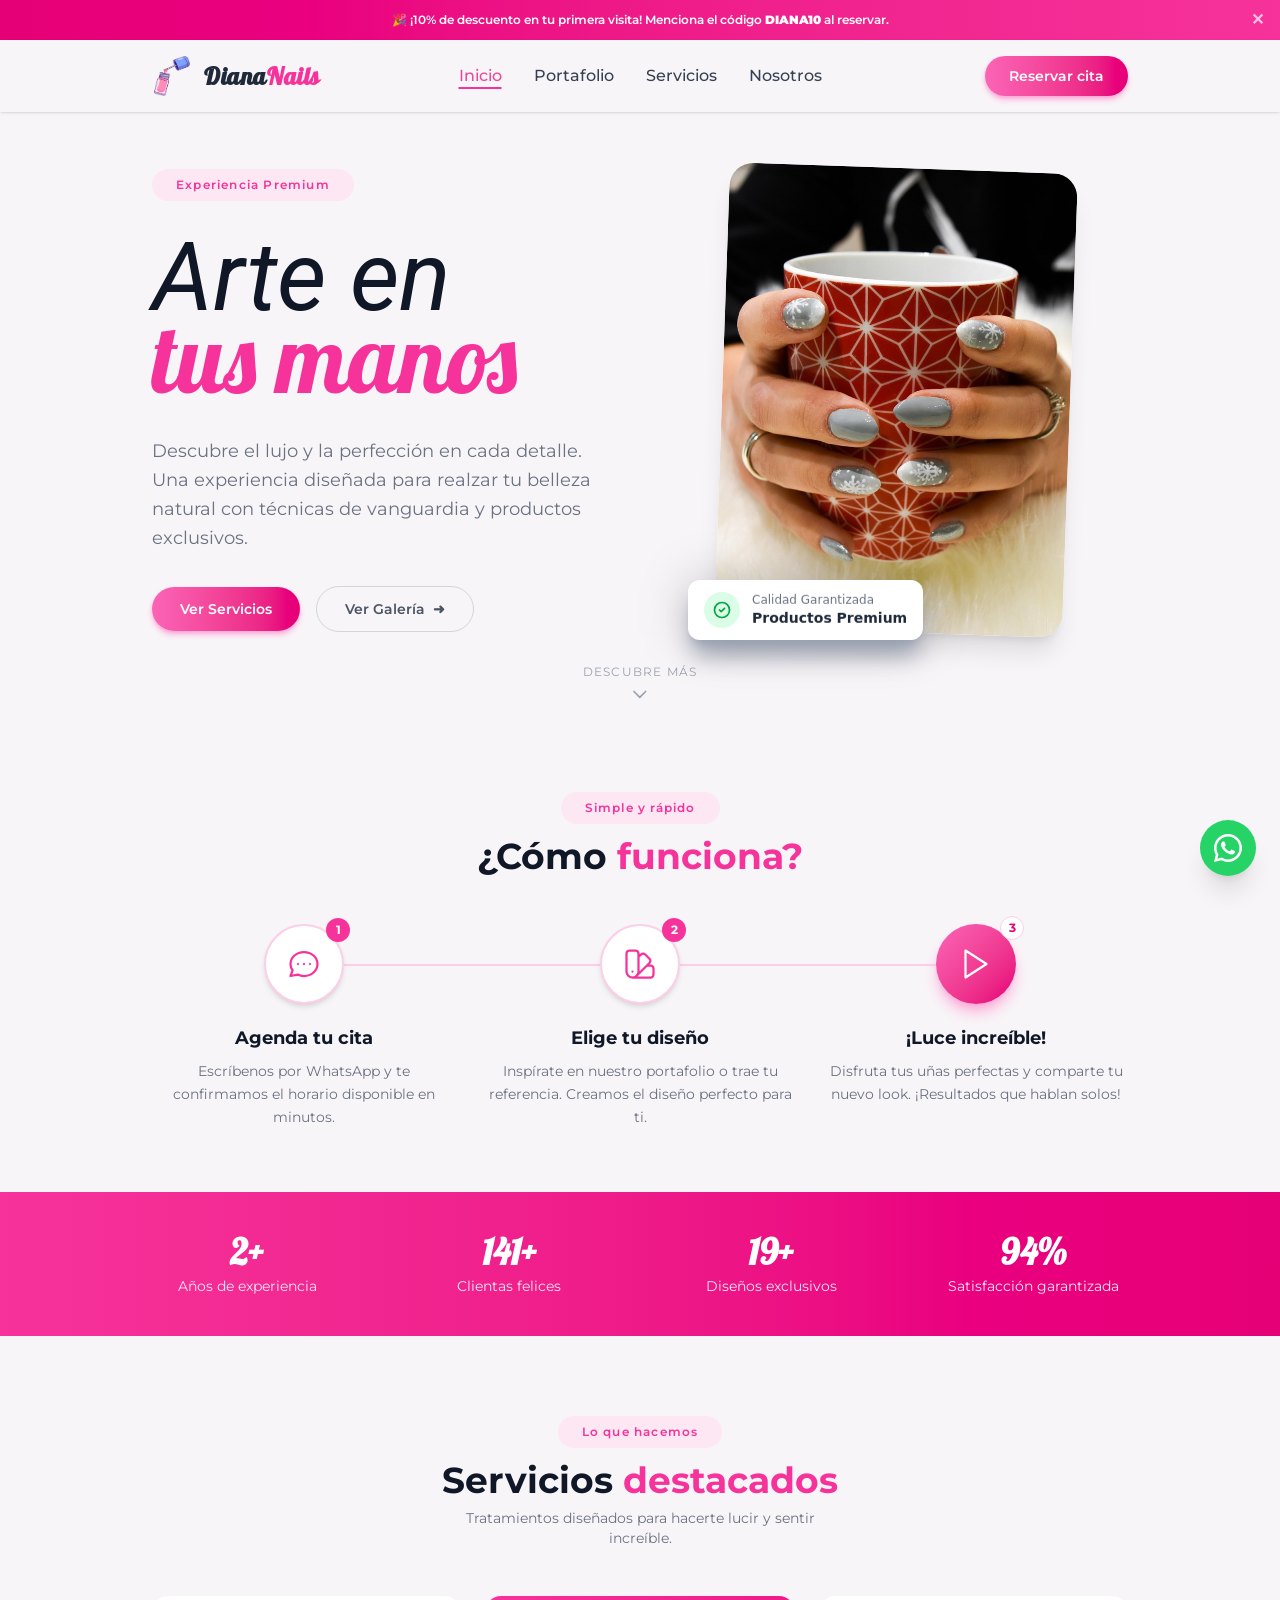
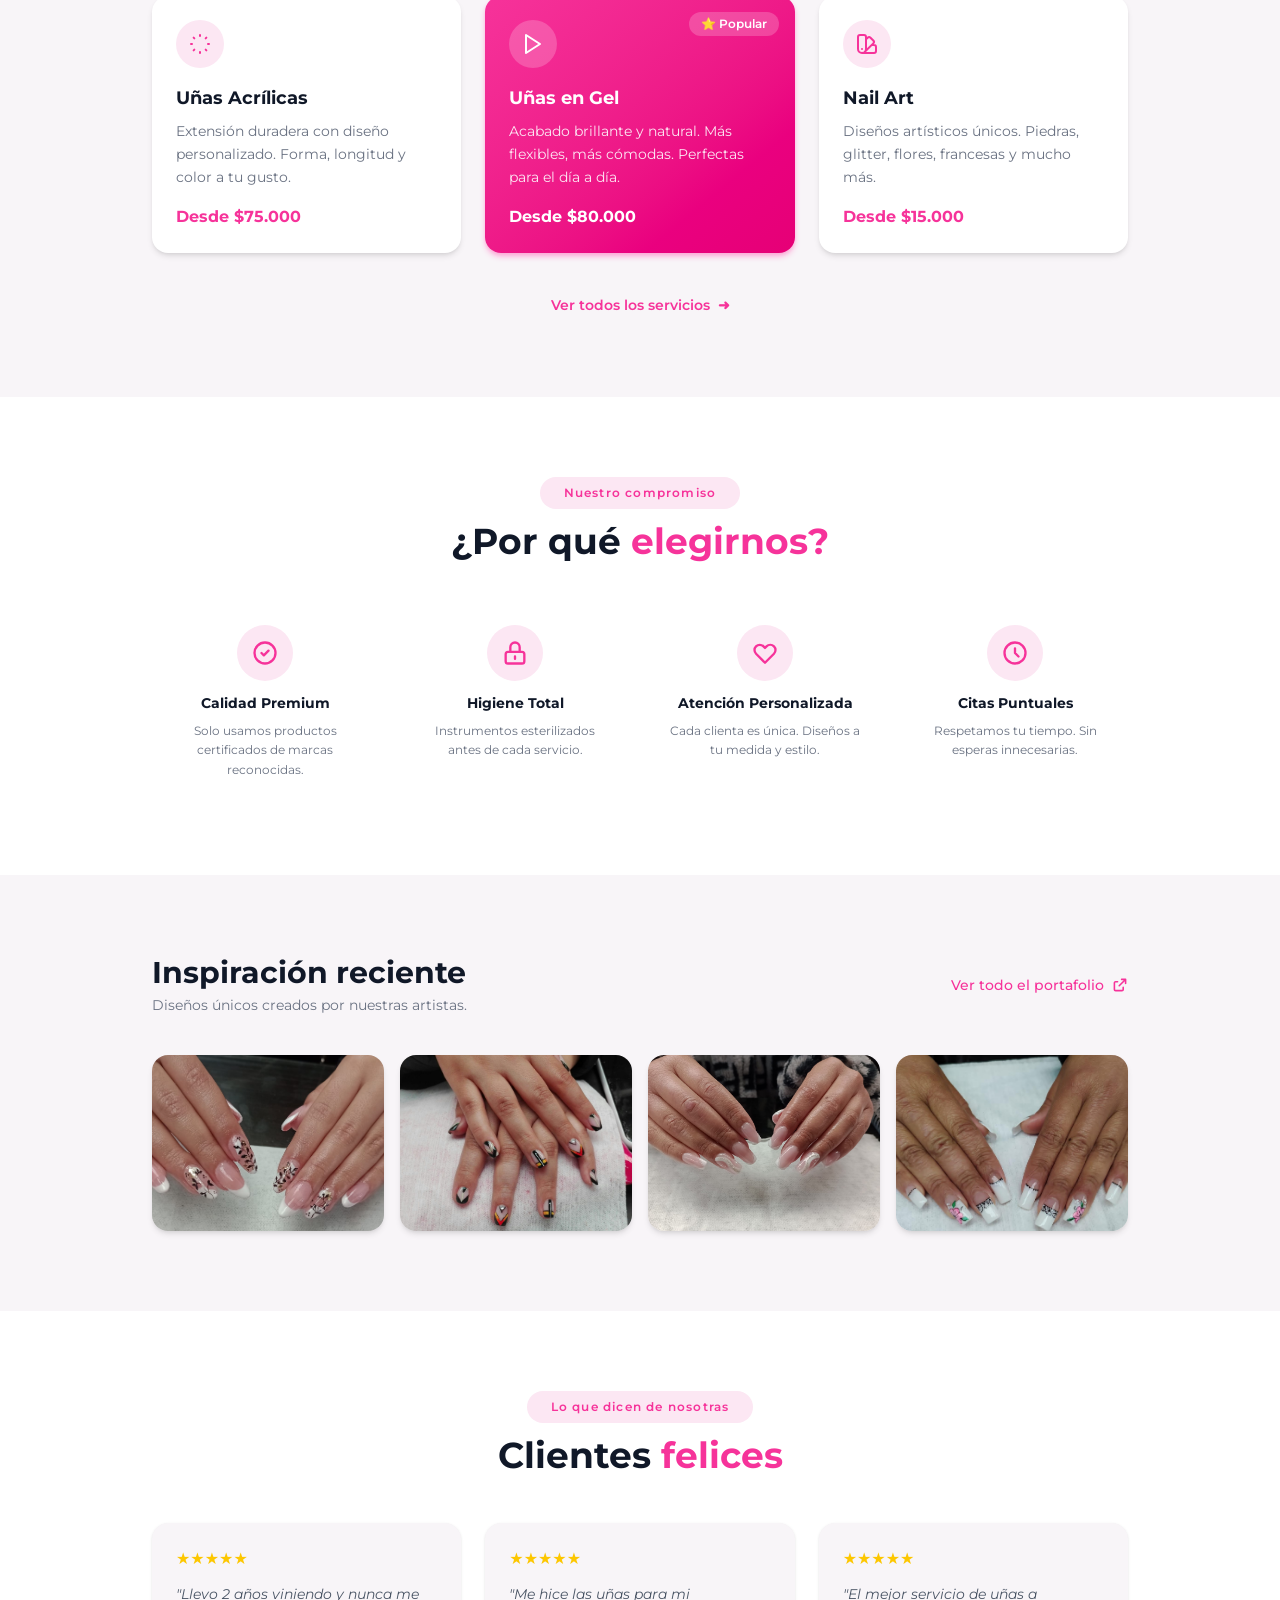
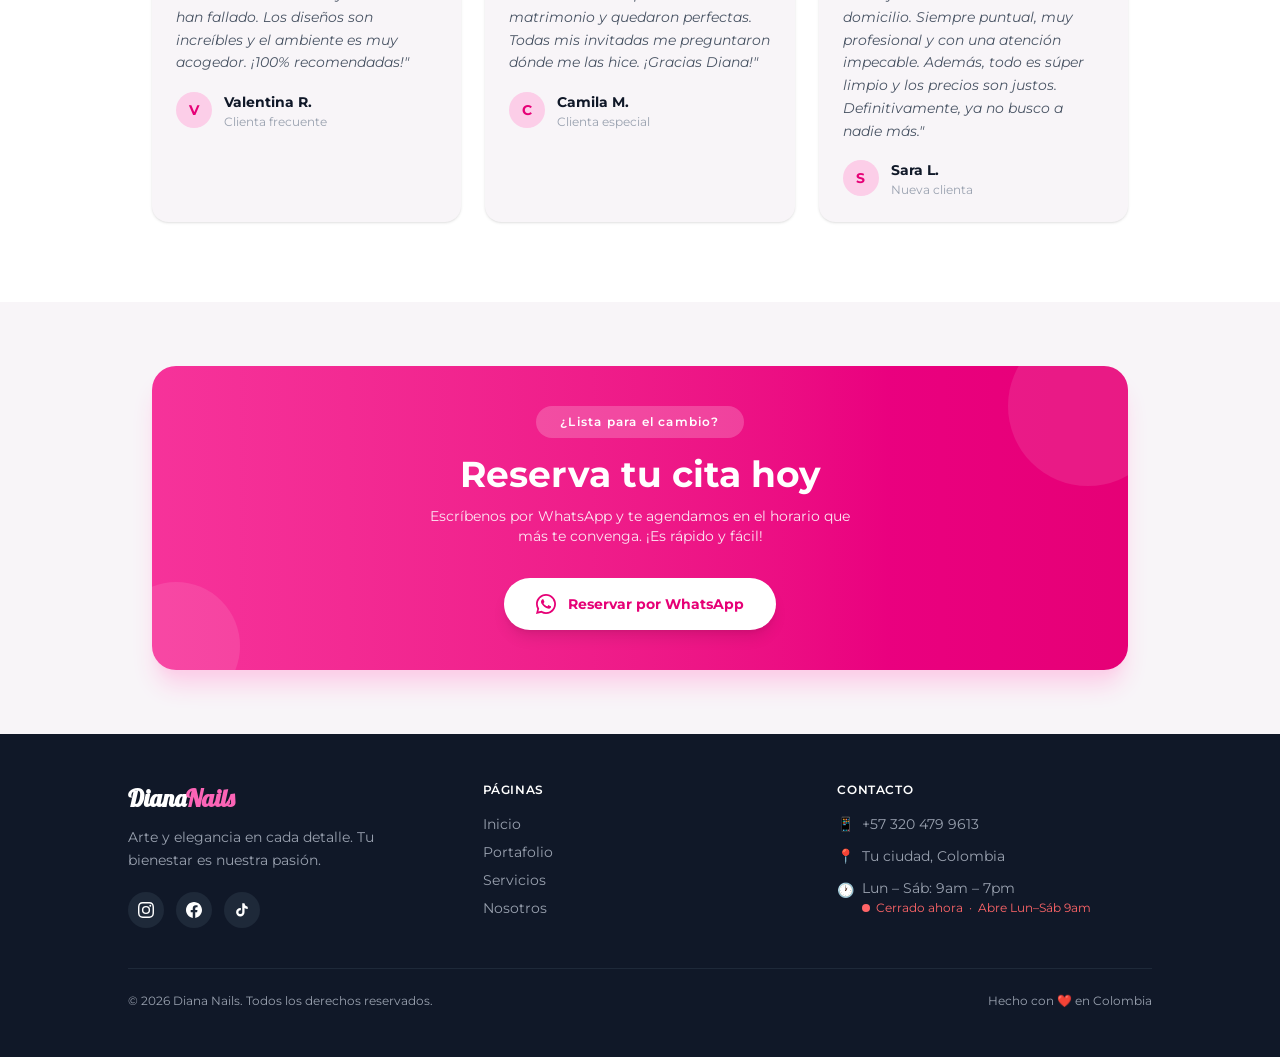
<file: index.html>
<!doctype html>
<html lang="es">
	<head>
		<meta charset="UTF-8" />
		<meta name="viewport" content="width=device-width, initial-scale=1.0" />
		<meta
			name="google-site-verification"
			content="fsyLSRJLF61s47z85ldGYcCzhtV8Y89p-pzPQEdG8mw"
		/>
		<!-- ══ SEO Principal ══ -->
		<title>
			Diana Nails — Uñas Acrílicas, Gel y Nail Art | Arte en tus manos
		</title>
		<meta
			name="description"
			content="Diana Nails: estudio profesional de uñas. Manicure, pedicure, uñas acrílicas, gel y nail art con productos premium. Reserva tu cita por WhatsApp. ¡Calidad garantizada!"
		/>
		<meta
			name="keywords"
			content="uñas acrílicas, nail art, manicure, pedicure, uñas en gel, estudio de uñas, Diana Nails, uñas decoradas, diseño de uñas"
		/>
		<meta name="robots" content="index, follow" />
		<meta name="author" content="Diana Nails" />

		<!-- ══ Open Graph (Facebook, WhatsApp) ══ -->
		<meta property="og:type" content="website" />
		<meta property="og:title" content="Diana Nails — Arte en tus manos" />
		<meta
			property="og:description"
			content="Estudio profesional de uñas. Acrílicas, gel, nail art y más. ¡Reserva ya!"
		/>
		<meta property="og:image" content="img/logo4.png" />
		<meta property="og:locale" content="es_CO" />
		<meta property="og:site_name" content="Diana Nails" />

		<!-- ══ Twitter Card ══ -->
		<meta name="twitter:card" content="summary" />
		<meta name="twitter:title" content="Diana Nails — Arte en tus manos" />
		<meta
			name="twitter:description"
			content="Estudio profesional de uñas. Acrílicas, gel, nail art y más."
		/>
		<meta name="twitter:image" content="img/logo4.png" />

		<!-- ══ Canonical + Theme ══ -->
		<meta name="theme-color" content="#ec4899" />
		<!-- Reemplaza el dominio con el tuyo real cuando lo tengas -->
		<link rel="canonical" href="https://diana-nails.vercel.app/index.html" />
		<meta
			property="og:url"
			content="https://diana-nails.vercel.app/index.html"
		/>

		<!-- ══ JSON-LD Structured Data ══ -->
		<script type="application/ld+json">
			{
				"@context": "https://schema.org",
				"@type": "NailSalon",
				"name": "Diana Nails",
				"description": "Estudio profesional de uñas. Manicure, pedicure, uñas acrílicas, gel y nail art con productos premium.",
				"image": "img/logo4.png",
				"telephone": "+57-320-479-7613",
				"priceRange": "$$",
				"address": { "@type": "PostalAddress", "addressCountry": "CO" },
				"openingHoursSpecification": [
					{
						"@type": "OpeningHoursSpecification",
						"dayOfWeek": [
							"Monday",
							"Tuesday",
							"Wednesday",
							"Thursday",
							"Friday",
							"Saturday"
						],
						"opens": "09:00",
						"closes": "19:00"
					}
				],
				"hasOfferCatalog": {
					"@type": "OfferCatalog",
					"name": "Servicios de uñas",
					"itemListElement": [
						{
							"@type": "Offer",
							"itemOffered": {
								"@type": "Service",
								"name": "Manicure Clásica",
								"description": "Limpieza, corte, limado y esmaltado."
							}
						},
						{
							"@type": "Offer",
							"itemOffered": {
								"@type": "Service",
								"name": "Uñas Acrílicas",
								"description": "Extensión duradera con diseño personalizado."
							}
						},
						{
							"@type": "Offer",
							"itemOffered": {
								"@type": "Service",
								"name": "Uñas en Gel",
								"description": "Acabado brillante y natural, mayor flexibilidad."
							}
						},
						{
							"@type": "Offer",
							"itemOffered": {
								"@type": "Service",
								"name": "Nail Art",
								"description": "Diseños artísticos únicos a mano alzada."
							}
						},
						{
							"@type": "Offer",
							"itemOffered": {
								"@type": "Service",
								"name": "Pedicure Spa",
								"description": "Tratamiento completo de pies."
							}
						}
					]
				}
			}
		</script>

		<link rel="shortcut icon" href="img/logo4.png" type="image/x-icon" />
		<link href="src/output.css" rel="stylesheet" />
		<link href="src/custom.css" rel="stylesheet" />
		<link rel="preconnect" href="https://fonts.googleapis.com" />
		<link rel="preconnect" href="https://fonts.gstatic.com" crossorigin />
		<link
			href="https://fonts.googleapis.com/css2?family=Lobster&family=Montserrat:ital,wght@0,100..900;1,100..900&family=Roboto:ital,wght@0,100..900;1,100..900&display=swap"
			rel="stylesheet"
		/>
		<script src="app.js" defer></script>
	</head>

	<body class="bg-[#F8F5F8]">
		<!-- Skip to content (accesibilidad) -->
		<a
			href="#main-content"
			class="sr-only focus:not-sr-only focus:absolute focus:top-2 focus:left-2 bg-pink-500 text-white px-4 py-2 rounded-full text-sm font-['Montserrat'] z-[9999]"
		>
			Saltar al contenido
		</a>

		<!-- Header -->
		<!-- ══ Banner Promoción (descartable) ══ -->
		<div
			id="promo-banner"
			class="bg-gradient-to-r from-pink-600 to-pink-500 text-white text-center text-xs font-['Montserrat'] font-semibold py-3 px-4 flex items-center justify-center gap-3 relative"
		>
			<span
				>🎉 ¡10% de descuento en tu primera visita! Menciona el código
				<strong>DIANA10</strong> al reservar.</span
			>
			<button
				id="promo-close"
				aria-label="Cerrar banner"
				class="absolute right-4 top-1/2 -translate-y-1/2 text-white/70 hover:text-white transition-colors duration-200 text-base leading-none"
			>
				✕
			</button>
		</div>

		<div id="header" class="sticky top-0 z-50"></div>

		<!-- Fallback si JavaScript está desactivado -->
		<noscript>
			<nav
				style="
					background: #f8f5f8;
					box-shadow: 0 1px 3px rgba(0, 0, 0, 0.1);
					padding: 1rem 1.5rem;
					display: flex;
					align-items: center;
					justify-content: space-between;
				"
			>
				<a
					href="index.html"
					style="
						font-size: 1.25rem;
						font-weight: 700;
						color: #111827;
						text-decoration: none;
					"
					>Diana<span style="color: #ec4899">Nails</span></a
				>
				<div style="display: flex; gap: 1.25rem; font-size: 0.875rem">
					<a href="index.html" style="color: #4b5563; text-decoration: none"
						>Inicio</a
					>
					<a href="servicios.html" style="color: #4b5563; text-decoration: none"
						>Servicios</a
					>
					<a
						href="portafolio.html"
						style="color: #4b5563; text-decoration: none"
						>Portafolio</a
					>
					<a href="nosotros.html" style="color: #4b5563; text-decoration: none"
						>Nosotros</a
					>
				</div>
			</nav>
		</noscript>

		<main id="main-content">
			<!-- ══════════════════════════════════════
			HERO
		══════════════════════════════════════ -->
			<section class="py-14 max-w-5xl mx-auto px-6" aria-label="Presentación">
				<div class="flex flex-col lg:flex-row items-center gap-12">
					<!-- Texto -->
					<div class="w-full lg:w-1/2 flex flex-col items-start">
						<p
							class="reveal inline-block font-semibold text-pink-500 bg-pink-100 px-6 py-2 rounded-full tracking-widest text-xs font-['Montserrat'] mb-4"
						>
							Experiencia Premium
						</p>
						<h1
							class="reveal reveal-delay-1 font-['Roboto'] italic text-6xl lg:text-8xl leading-tight text-gray-900 mb-5"
						>
							<span class="block">Arte en</span>
							<span
								class="block lg:-mt-10 text-pink-500 font-['Lobster'] not-italic"
								>tus manos</span
							>
						</h1>
						<p
							class="reveal reveal-delay-2 text-base lg:text-lg text-gray-500 font-['Montserrat'] mb-8 leading-relaxed"
						>
							Descubre el lujo y la perfección en cada detalle. Una experiencia
							diseñada para realzar tu belleza natural con técnicas de
							vanguardia y productos exclusivos.
						</p>
						<div
							class="reveal reveal-delay-3 flex items-center gap-4 flex-wrap"
						>
							<a
								href="servicios.html"
								class="bg-gradient-to-r from-pink-400 to-pink-600 text-white font-semibold px-7 py-3 rounded-full shadow-md shadow-pink-300 hover:scale-105 hover:shadow-lg hover:shadow-pink-400 transition-all duration-300 font-['Montserrat'] text-sm"
							>
								Ver Servicios
							</a>
							<a
								href="portafolio.html"
								class="inline-flex items-center gap-2 text-gray-600 font-semibold px-7 py-3 rounded-full border border-gray-300 hover:border-pink-500 hover:text-pink-500 transition-all duration-300 font-['Montserrat'] text-sm group"
							>
								Ver Galería
								<span
									class="transition-transform duration-300 group-hover:translate-x-1"
									>➜</span
								>
							</a>
						</div>
					</div>

					<!-- Imagen -->
					<div
						class="reveal w-full lg:w-1/2 relative mt-8 lg:mt-0 flex justify-center items-center"
					>
						<img
							src="img/img1.jpg"
							alt="Diseño de uñas decoradas - Diana Nails"
							fetchpriority="high"
							width="480"
							height="464"
							class="w-3/4 h-auto lg:h-[29rem] object-cover object-[40%_70%] rounded-3xl shadow-xl transition-transform duration-500 rotate-2 hover:rotate-0"
						/>
						<!-- Badge flotante animado -->
						<div class="absolute -bottom-2 left-6" aria-hidden="true">
							<div
								class="absolute inset-0 bg-black/20 blur-xl rounded-xl"
								style="
									animation: shadowSoft 1.2s linear infinite;
									will-change: transform;
								"
							></div>
							<div
								class="relative bg-white rounded-xl px-4 py-3 flex items-center gap-3 shadow-xl shadow-gray-400"
								style="
									animation: cleanFloat 1.2s linear infinite;
									will-change: transform;
									transform: translateZ(0);
									backface-visibility: hidden;
									-webkit-font-smoothing: antialiased;
								"
							>
								<div class="bg-green-100 p-2 rounded-full">
									<svg
										xmlns="http://www.w3.org/2000/svg"
										class="w-5 h-5 text-green-600"
										fill="none"
										viewBox="0 0 24 24"
										stroke="currentColor"
										aria-hidden="true"
									>
										<path
											stroke-linecap="round"
											stroke-linejoin="round"
											stroke-width="2"
											d="M9 12l2 2 4-4m6 2a9 9 0 11-18 0 9 9 0 0118 0z"
										/>
									</svg>
								</div>
								<div
									style="transform: translateZ(0); backface-visibility: hidden"
								>
									<p class="text-xs text-gray-500">Calidad Garantizada</p>
									<p class="font-semibold text-gray-800 text-sm">
										Productos Premium
									</p>
								</div>
							</div>
						</div>
					</div>
				</div>
				<!-- Scroll indicator -->
				<div class="hidden lg:flex justify-center mt-10 relative">
					<div
						class="scroll-indicator flex flex-col items-center gap-1 text-gray-400"
						aria-hidden="true"
					>
						<span class="text-xs font-['Montserrat'] tracking-widest uppercase"
							>Descubre más</span
						>
						<svg
							xmlns="http://www.w3.org/2000/svg"
							class="w-5 h-5"
							fill="none"
							viewBox="0 0 24 24"
							stroke="currentColor"
						>
							<path
								stroke-linecap="round"
								stroke-linejoin="round"
								stroke-width="2"
								d="M19 9l-7 7-7-7"
							/>
						</svg>
					</div>
				</div>
			</section>

			<!-- ══════════════════════════════════════
			CÓMO FUNCIONA
		══════════════════════════════════════ -->
			<section
				class="py-16 max-w-5xl mx-auto px-6"
				aria-labelledby="como-title"
			>
				<div class="text-center mb-12 reveal">
					<p
						class="inline-block font-semibold text-pink-500 bg-pink-100 px-6 py-2 rounded-full tracking-widest text-xs font-['Montserrat'] mb-3"
					>
						Simple y rápido
					</p>
					<h2
						id="como-title"
						class="text-4xl font-bold text-gray-900 font-['Montserrat']"
					>
						¿Cómo <span class="text-pink-500">funciona?</span>
					</h2>
				</div>
				<div class="grid grid-cols-1 md:grid-cols-3 gap-8 relative">
					<!-- Línea conectora (solo desktop) -->
					<div
						class="hidden md:block absolute top-10 left-[calc(16.6%+1rem)] right-[calc(16.6%+1rem)] h-0.5 bg-pink-200"
						aria-hidden="true"
					></div>

					<!-- Paso 1 -->
					<div class="reveal flex flex-col items-center text-center">
						<div
							class="relative bg-white border-2 border-pink-200 w-20 h-20 rounded-full flex items-center justify-center shadow-md mb-5 z-10"
						>
							<span
								class="absolute -top-2 -right-2 bg-pink-500 text-white text-xs font-bold w-6 h-6 rounded-full flex items-center justify-center font-['Montserrat']"
								>1</span
							>
							<svg
								xmlns="http://www.w3.org/2000/svg"
								class="w-9 h-9 text-pink-500"
								fill="none"
								viewBox="0 0 24 24"
								stroke="currentColor"
								aria-hidden="true"
							>
								<path
									stroke-linecap="round"
									stroke-linejoin="round"
									stroke-width="1.5"
									d="M8 12h.01M12 12h.01M16 12h.01M21 12c0 4.418-4.03 8-9 8a9.863 9.863 0 01-4.255-.949L3 20l1.395-3.72C3.512 15.042 3 13.574 3 12c0-4.418 4.03-8 9-8s9 3.582 9 8z"
								/>
							</svg>
						</div>
						<h3
							class="text-lg font-bold text-gray-900 font-['Montserrat'] mb-2"
						>
							Agenda tu cita
						</h3>
						<p
							class="text-gray-500 text-sm font-['Montserrat'] leading-relaxed"
						>
							Escríbenos por WhatsApp y te confirmamos el horario disponible en
							minutos.
						</p>
					</div>

					<!-- Paso 2 -->
					<div
						class="reveal reveal-delay-1 flex flex-col items-center text-center"
					>
						<div
							class="relative bg-white border-2 border-pink-200 w-20 h-20 rounded-full flex items-center justify-center shadow-md mb-5 z-10"
						>
							<span
								class="absolute -top-2 -right-2 bg-pink-500 text-white text-xs font-bold w-6 h-6 rounded-full flex items-center justify-center font-['Montserrat']"
								>2</span
							>
							<svg
								xmlns="http://www.w3.org/2000/svg"
								class="w-9 h-9 text-pink-500"
								fill="none"
								viewBox="0 0 24 24"
								stroke="currentColor"
								aria-hidden="true"
							>
								<path
									stroke-linecap="round"
									stroke-linejoin="round"
									stroke-width="1.5"
									d="M7 21a4 4 0 01-4-4V5a2 2 0 012-2h4a2 2 0 012 2v12a4 4 0 01-4 4zm0 0h12a2 2 0 002-2v-4a2 2 0 00-2-2h-2.343M11 7.343l1.657-1.657a2 2 0 012.828 0l2.829 2.829a2 2 0 010 2.828l-8.486 8.485M7 17h.01"
								/>
							</svg>
						</div>
						<h3
							class="text-lg font-bold text-gray-900 font-['Montserrat'] mb-2"
						>
							Elige tu diseño
						</h3>
						<p
							class="text-gray-500 text-sm font-['Montserrat'] leading-relaxed"
						>
							Inspírate en nuestro portafolio o trae tu referencia. Creamos el
							diseño perfecto para ti.
						</p>
					</div>

					<!-- Paso 3 -->
					<div
						class="reveal reveal-delay-2 flex flex-col items-center text-center"
					>
						<div
							class="relative bg-gradient-to-br from-pink-400 to-pink-600 w-20 h-20 rounded-full flex items-center justify-center shadow-lg shadow-pink-300 mb-5 z-10"
						>
							<span
								class="absolute -top-2 -right-2 bg-white text-pink-600 text-xs font-bold w-6 h-6 rounded-full flex items-center justify-center font-['Montserrat'] border border-pink-200"
								>3</span
							>
							<svg
								xmlns="http://www.w3.org/2000/svg"
								class="w-9 h-9 text-white"
								fill="none"
								viewBox="0 0 24 24"
								stroke="currentColor"
								aria-hidden="true"
							>
								<path
									stroke-linecap="round"
									stroke-linejoin="round"
									stroke-width="1.5"
									d="M5 3l14 9-14 9V3z"
								/>
							</svg>
						</div>
						<h3
							class="text-lg font-bold text-gray-900 font-['Montserrat'] mb-2"
						>
							¡Luce increíble!
						</h3>
						<p
							class="text-gray-500 text-sm font-['Montserrat'] leading-relaxed"
						>
							Disfruta tus uñas perfectas y comparte tu nuevo look. ¡Resultados
							que hablan solos!
						</p>
					</div>
				</div>
			</section>

			<!-- ══════════════════════════════════════
			STATS BAR
		══════════════════════════════════════ -->
			<section
				class="bg-gradient-to-r from-pink-500 to-pink-600 py-10 px-6"
				aria-label="Estadísticas"
			>
				<div
					class="max-w-5xl mx-auto grid grid-cols-2 md:grid-cols-4 gap-6 text-center text-white"
				>
					<div class="reveal">
						<p
							class="text-4xl font-bold font-['Lobster']"
							data-counter="2"
							data-suffix="+"
						>
							2+
						</p>
						<p class="text-sm font-['Montserrat'] text-pink-100 mt-1">
							Años de experiencia
						</p>
					</div>
					<div class="reveal reveal-delay-1">
						<p
							class="text-4xl font-bold font-['Lobster']"
							data-counter="150"
							data-suffix="+"
						>
							150+
						</p>
						<p class="text-sm font-['Montserrat'] text-pink-100 mt-1">
							Clientas felices
						</p>
					</div>
					<div class="reveal reveal-delay-2">
						<p
							class="text-4xl font-bold font-['Lobster']"
							data-counter="20"
							data-suffix="+"
						>
							20+
						</p>
						<p class="text-sm font-['Montserrat'] text-pink-100 mt-1">
							Diseños exclusivos
						</p>
					</div>
					<div class="reveal reveal-delay-3">
						<p
							class="text-4xl font-bold font-['Lobster']"
							data-counter="100"
							data-suffix="%"
						>
							100%
						</p>
						<p class="text-sm font-['Montserrat'] text-pink-100 mt-1">
							Satisfacción garantizada
						</p>
					</div>
				</div>
			</section>

			<!-- ══════════════════════════════════════
			SERVICIOS DESTACADOS
		══════════════════════════════════════ -->
			<section
				class="py-20 max-w-5xl mx-auto px-6"
				aria-labelledby="servicios-title"
			>
				<div class="text-center mb-12 reveal">
					<p
						class="inline-block font-semibold text-pink-500 bg-pink-100 px-6 py-2 rounded-full tracking-widest text-xs font-['Montserrat'] mb-3"
					>
						Lo que hacemos
					</p>
					<h2
						id="servicios-title"
						class="text-4xl font-bold text-gray-900 font-['Montserrat'] mb-2"
					>
						Servicios <span class="text-pink-500">destacados</span>
					</h2>
					<p class="text-gray-500 text-sm font-['Montserrat'] max-w-sm mx-auto">
						Tratamientos diseñados para hacerte lucir y sentir increíble.
					</p>
				</div>

				<div class="grid grid-cols-1 md:grid-cols-3 gap-6">
					<!-- Card 1 -->
					<article
						class="reveal bg-white rounded-2xl shadow-md p-6 hover:shadow-xl hover:-translate-y-1 transition-all duration-300 group"
					>
						<div
							class="bg-pink-100 w-12 h-12 rounded-full flex items-center justify-center mb-4 group-hover:bg-pink-200 transition-colors duration-300"
						>
							<svg
								xmlns="http://www.w3.org/2000/svg"
								class="w-6 h-6 text-pink-500"
								fill="none"
								viewBox="0 0 24 24"
								stroke="currentColor"
								aria-hidden="true"
							>
								<path
									stroke-linecap="round"
									stroke-linejoin="round"
									stroke-width="2"
									d="M12 3v1m0 16v1m9-9h-1M4 12H3m15.364 6.364l-.707-.707M6.343 6.343l-.707-.707m12.728 0l-.707.707M6.343 17.657l-.707.707"
								/>
							</svg>
						</div>
						<h3
							class="text-lg font-bold text-gray-900 font-['Montserrat'] mb-2"
						>
							Uñas Acrílicas
						</h3>
						<p
							class="text-gray-500 text-sm font-['Montserrat'] leading-relaxed mb-4"
						>
							Extensión duradera con diseño personalizado. Forma, longitud y
							color a tu gusto.
						</p>
						<p class="text-pink-500 font-bold font-['Montserrat']">
							Desde $75.000
						</p>
					</article>

					<!-- Card 2 — Popular -->
					<article
						class="reveal reveal-delay-1 bg-gradient-to-br from-pink-500 to-pink-600 rounded-2xl shadow-md shadow-pink-300 p-6 hover:shadow-xl hover:-translate-y-1 transition-all duration-300 relative overflow-hidden"
					>
						<div
							class="absolute top-4 right-4 bg-white/20 text-white text-xs font-semibold px-3 py-1 rounded-full font-['Montserrat']"
							aria-label="Más popular"
						>
							⭐ Popular
						</div>
						<div
							class="bg-white/20 w-12 h-12 rounded-full flex items-center justify-center mb-4"
						>
							<svg
								xmlns="http://www.w3.org/2000/svg"
								class="w-6 h-6 text-white"
								fill="none"
								viewBox="0 0 24 24"
								stroke="currentColor"
								aria-hidden="true"
							>
								<path
									stroke-linecap="round"
									stroke-linejoin="round"
									stroke-width="2"
									d="M5 3l14 9-14 9V3z"
								/>
							</svg>
						</div>
						<h3 class="text-lg font-bold text-white font-['Montserrat'] mb-2">
							Uñas en Gel
						</h3>
						<p
							class="text-pink-100 text-sm font-['Montserrat'] leading-relaxed mb-4"
						>
							Acabado brillante y natural. Más flexibles, más cómodas. Perfectas
							para el día a día.
						</p>
						<p class="text-white font-bold font-['Montserrat']">
							Desde $80.000
						</p>
					</article>

					<!-- Card 3 -->
					<article
						class="reveal reveal-delay-2 bg-white rounded-2xl shadow-md p-6 hover:shadow-xl hover:-translate-y-1 transition-all duration-300 group"
					>
						<div
							class="bg-pink-100 w-12 h-12 rounded-full flex items-center justify-center mb-4 group-hover:bg-pink-200 transition-colors duration-300"
						>
							<svg
								xmlns="http://www.w3.org/2000/svg"
								class="w-6 h-6 text-pink-500"
								fill="none"
								viewBox="0 0 24 24"
								stroke="currentColor"
								aria-hidden="true"
							>
								<path
									stroke-linecap="round"
									stroke-linejoin="round"
									stroke-width="2"
									d="M7 21a4 4 0 01-4-4V5a2 2 0 012-2h4a2 2 0 012 2v12a4 4 0 01-4 4zm0 0h12a2 2 0 002-2v-4a2 2 0 00-2-2h-2.343M11 7.343l1.657-1.657a2 2 0 012.828 0l2.829 2.829a2 2 0 010 2.828l-8.486 8.485M7 17h.01"
								/>
							</svg>
						</div>
						<h3
							class="text-lg font-bold text-gray-900 font-['Montserrat'] mb-2"
						>
							Nail Art
						</h3>
						<p
							class="text-gray-500 text-sm font-['Montserrat'] leading-relaxed mb-4"
						>
							Diseños artísticos únicos. Piedras, glitter, flores, francesas y
							mucho más.
						</p>
						<p class="text-pink-500 font-bold font-['Montserrat']">
							Desde $15.000
						</p>
					</article>
				</div>

				<div class="text-center mt-10 reveal">
					<a
						href="servicios.html"
						class="inline-flex items-center gap-2 text-pink-500 font-semibold font-['Montserrat'] text-sm hover:text-pink-600 transition-colors duration-300 group"
					>
						Ver todos los servicios
						<span
							class="transition-transform duration-300 group-hover:translate-x-1"
							>➜</span
						>
					</a>
				</div>
			</section>

			<!-- ══════════════════════════════════════
			¿POR QUÉ ELEGIRNOS?
		══════════════════════════════════════ -->
			<section class="py-20 bg-white" aria-labelledby="porque-title">
				<div class="max-w-5xl mx-auto px-6">
					<div class="text-center mb-12 reveal">
						<p
							class="inline-block font-semibold text-pink-500 bg-pink-100 px-6 py-2 rounded-full tracking-widest text-xs font-['Montserrat'] mb-3"
						>
							Nuestro compromiso
						</p>
						<h2
							id="porque-title"
							class="text-4xl font-bold text-gray-900 font-['Montserrat']"
						>
							¿Por qué <span class="text-pink-500">elegirnos?</span>
						</h2>
					</div>
					<div class="grid grid-cols-1 md:grid-cols-2 lg:grid-cols-4 gap-6">
						<div
							class="reveal text-center p-4 rounded-2xl hover:bg-pink-50 transition-colors duration-300"
						>
							<div
								class="bg-pink-100 w-14 h-14 rounded-full flex items-center justify-center mx-auto mb-3"
							>
								<svg
									xmlns="http://www.w3.org/2000/svg"
									class="w-7 h-7 text-pink-500"
									fill="none"
									viewBox="0 0 24 24"
									stroke="currentColor"
									aria-hidden="true"
								>
									<path
										stroke-linecap="round"
										stroke-linejoin="round"
										stroke-width="2"
										d="M9 12l2 2 4-4m6 2a9 9 0 11-18 0 9 9 0 0118 0z"
									/>
								</svg>
							</div>
							<h3
								class="font-bold text-gray-900 font-['Montserrat'] mb-2 text-sm"
							>
								Calidad Premium
							</h3>
							<p
								class="text-gray-500 text-xs font-['Montserrat'] leading-relaxed"
							>
								Solo usamos productos certificados de marcas reconocidas.
							</p>
						</div>
						<div
							class="reveal reveal-delay-1 text-center p-4 rounded-2xl hover:bg-pink-50 transition-colors duration-300"
						>
							<div
								class="bg-pink-100 w-14 h-14 rounded-full flex items-center justify-center mx-auto mb-3"
							>
								<svg
									xmlns="http://www.w3.org/2000/svg"
									class="w-7 h-7 text-pink-500"
									fill="none"
									viewBox="0 0 24 24"
									stroke="currentColor"
									aria-hidden="true"
								>
									<path
										stroke-linecap="round"
										stroke-linejoin="round"
										stroke-width="2"
										d="M12 15v2m-6 4h12a2 2 0 002-2v-6a2 2 0 00-2-2H6a2 2 0 00-2 2v6a2 2 0 002 2zm10-10V7a4 4 0 00-8 0v4h8z"
									/>
								</svg>
							</div>
							<h3
								class="font-bold text-gray-900 font-['Montserrat'] mb-2 text-sm"
							>
								Higiene Total
							</h3>
							<p
								class="text-gray-500 text-xs font-['Montserrat'] leading-relaxed"
							>
								Instrumentos esterilizados antes de cada servicio.
							</p>
						</div>
						<div
							class="reveal reveal-delay-2 text-center p-4 rounded-2xl hover:bg-pink-50 transition-colors duration-300"
						>
							<div
								class="bg-pink-100 w-14 h-14 rounded-full flex items-center justify-center mx-auto mb-3"
							>
								<svg
									xmlns="http://www.w3.org/2000/svg"
									class="w-7 h-7 text-pink-500"
									fill="none"
									viewBox="0 0 24 24"
									stroke="currentColor"
									aria-hidden="true"
								>
									<path
										stroke-linecap="round"
										stroke-linejoin="round"
										stroke-width="2"
										d="M4.318 6.318a4.5 4.5 0 000 6.364L12 20.364l7.682-7.682a4.5 4.5 0 00-6.364-6.364L12 7.636l-1.318-1.318a4.5 4.5 0 00-6.364 0z"
									/>
								</svg>
							</div>
							<h3
								class="font-bold text-gray-900 font-['Montserrat'] mb-2 text-sm"
							>
								Atención Personalizada
							</h3>
							<p
								class="text-gray-500 text-xs font-['Montserrat'] leading-relaxed"
							>
								Cada clienta es única. Diseños a tu medida y estilo.
							</p>
						</div>
						<div
							class="reveal reveal-delay-3 text-center p-4 rounded-2xl hover:bg-pink-50 transition-colors duration-300"
						>
							<div
								class="bg-pink-100 w-14 h-14 rounded-full flex items-center justify-center mx-auto mb-3"
							>
								<svg
									xmlns="http://www.w3.org/2000/svg"
									class="w-7 h-7 text-pink-500"
									fill="none"
									viewBox="0 0 24 24"
									stroke="currentColor"
									aria-hidden="true"
								>
									<path
										stroke-linecap="round"
										stroke-linejoin="round"
										stroke-width="2"
										d="M12 8v4l3 3m6-3a9 9 0 11-18 0 9 9 0 0118 0z"
									/>
								</svg>
							</div>
							<h3
								class="font-bold text-gray-900 font-['Montserrat'] mb-2 text-sm"
							>
								Citas Puntuales
							</h3>
							<p
								class="text-gray-500 text-xs font-['Montserrat'] leading-relaxed"
							>
								Respetamos tu tiempo. Sin esperas innecesarias.
							</p>
						</div>
					</div>
				</div>
			</section>

			<!-- ══════════════════════════════════════
			GALERÍA / INSPIRACIÓN
		══════════════════════════════════════ -->
			<section
				class="py-20 max-w-5xl mx-auto px-6"
				aria-labelledby="galeria-title"
			>
				<div
					class="flex flex-col sm:flex-row items-start sm:items-center justify-between mb-10 gap-4 reveal"
				>
					<div>
						<h2
							id="galeria-title"
							class="text-3xl font-bold text-gray-900 font-['Montserrat'] mb-1"
						>
							Inspiración reciente
						</h2>
						<p class="text-gray-500 text-sm font-['Montserrat']">
							Diseños únicos creados por nuestras artistas.
						</p>
					</div>
					<a
						href="portafolio.html"
						class="inline-flex items-center gap-2 text-pink-500 font-medium font-['Montserrat'] text-sm hover:text-pink-600 transition-colors duration-300 group whitespace-nowrap"
					>
						Ver todo el portafolio
						<svg
							xmlns="http://www.w3.org/2000/svg"
							viewBox="0 0 640 640"
							class="w-4 h-4 transition-transform duration-300 group-hover:translate-x-1"
							fill="currentColor"
							aria-hidden="true"
						>
							<path
								d="M384 64C366.3 64 352 78.3 352 96C352 113.7 366.3 128 384 128L466.7 128L265.3 329.4C252.8 341.9 252.8 362.2 265.3 374.7C277.8 387.2 298.1 387.2 310.6 374.7L512 173.3L512 256C512 273.7 526.3 288 544 288C561.7 288 576 273.7 576 256L576 96C576 78.3 561.7 64 544 64L384 64zM144 160C99.8 160 64 195.8 64 240L64 496C64 540.2 99.8 576 144 576L400 576C444.2 576 480 540.2 480 496L480 416C480 398.3 465.7 384 448 384C430.3 384 416 398.3 416 416L416 496C416 504.8 408.8 512 400 512L144 512C135.2 512 128 504.8 128 496L128 240C128 231.2 135.2 224 144 224L224 224C241.7 224 256 209.7 256 192C256 174.3 241.7 160 224 160L144 160z"
							/>
						</svg>
					</a>
				</div>
				<div class="grid grid-cols-2 md:grid-cols-4 gap-4">
					<div class="reveal group overflow-hidden rounded-2xl shadow-md">
						<img
							src="img/foto1.jpeg"
							alt="Diseño de uñas acrílicas - Diana Nails"
							loading="lazy"
							width="300"
							height="176"
							class="w-full h-44 object-cover group-hover:scale-110 transition-transform duration-500"
						/>
					</div>
					<div
						class="reveal reveal-delay-1 group overflow-hidden rounded-2xl shadow-md"
					>
						<img
							src="img/foto2.jpeg"
							alt="Nail art floral - Diana Nails"
							loading="lazy"
							width="300"
							height="176"
							class="w-full h-44 object-cover group-hover:scale-110 transition-transform duration-500"
						/>
					</div>
					<div
						class="reveal reveal-delay-2 group overflow-hidden rounded-2xl shadow-md"
					>
						<img
							src="img/foto3.jpeg"
							alt="Uñas de gel rosadas - Diana Nails"
							loading="lazy"
							width="300"
							height="176"
							class="w-full h-44 object-cover group-hover:scale-110 transition-transform duration-500"
						/>
					</div>
					<div
						class="reveal reveal-delay-3 group overflow-hidden rounded-2xl shadow-md"
					>
						<img
							src="img/foto4.jpeg"
							alt="Diseño con glitter - Diana Nails"
							loading="lazy"
							width="300"
							height="176"
							class="w-full h-44 object-cover group-hover:scale-110 transition-transform duration-500"
						/>
					</div>
				</div>
			</section>

			<!-- ══════════════════════════════════════
			TESTIMONIOS
		══════════════════════════════════════ -->
			<section class="py-20 bg-white" aria-labelledby="testimonios-title">
				<div class="max-w-5xl mx-auto px-6">
					<div class="text-center mb-12 reveal">
						<p
							class="inline-block font-semibold text-pink-500 bg-pink-100 px-6 py-2 rounded-full tracking-widest text-xs font-['Montserrat'] mb-3"
						>
							Lo que dicen de nosotras
						</p>
						<h2
							id="testimonios-title"
							class="text-4xl font-bold text-gray-900 font-['Montserrat']"
						>
							Clientes <span class="text-pink-500">felices</span>
						</h2>
					</div>
					<div class="grid grid-cols-1 md:grid-cols-3 gap-6">
						<blockquote
							class="reveal bg-[#F8F5F8] rounded-2xl p-6 shadow-sm hover:shadow-md transition-shadow duration-300"
						>
							<div class="flex gap-0.5 mb-3" aria-label="5 de 5 estrellas">
								<span class="text-yellow-400 text-base" aria-hidden="true"
									>★★★★★</span
								>
							</div>
							<p
								class="text-gray-600 text-sm font-['Montserrat'] leading-relaxed mb-4 italic"
							>
								"Llevo 2 años viniendo y nunca me han fallado. Los diseños son
								increíbles y el ambiente es muy acogedor. ¡100% recomendadas!"
							</p>
							<footer class="flex items-center gap-3">
								<div
									class="bg-pink-200 w-9 h-9 rounded-full flex items-center justify-center"
									aria-hidden="true"
								>
									<span
										class="text-pink-600 font-bold text-sm font-['Montserrat']"
										>V</span
									>
								</div>
								<div>
									<cite
										class="text-sm font-bold text-gray-900 font-['Montserrat'] not-italic"
										>Valentina R.</cite
									>
									<p class="text-xs text-gray-400 font-['Montserrat']">
										Clienta frecuente
									</p>
								</div>
							</footer>
						</blockquote>

						<blockquote
							class="reveal reveal-delay-1 bg-[#F8F5F8] rounded-2xl p-6 shadow-sm hover:shadow-md transition-shadow duration-300"
						>
							<div class="flex gap-0.5 mb-3" aria-label="5 de 5 estrellas">
								<span class="text-yellow-400 text-base" aria-hidden="true"
									>★★★★★</span
								>
							</div>
							<p
								class="text-gray-600 text-sm font-['Montserrat'] leading-relaxed mb-4 italic"
							>
								"Me hice las uñas para mi matrimonio y quedaron perfectas. Todas
								mis invitadas me preguntaron dónde me las hice. ¡Gracias Diana!"
							</p>
							<footer class="flex items-center gap-3">
								<div
									class="bg-pink-200 w-9 h-9 rounded-full flex items-center justify-center"
									aria-hidden="true"
								>
									<span
										class="text-pink-600 font-bold text-sm font-['Montserrat']"
										>C</span
									>
								</div>
								<div>
									<cite
										class="text-sm font-bold text-gray-900 font-['Montserrat'] not-italic"
										>Camila M.</cite
									>
									<p class="text-xs text-gray-400 font-['Montserrat']">
										Clienta especial
									</p>
								</div>
							</footer>
						</blockquote>

						<blockquote
							class="reveal reveal-delay-2 bg-[#F8F5F8] rounded-2xl p-6 shadow-sm hover:shadow-md transition-shadow duration-300"
						>
							<div class="flex gap-0.5 mb-3" aria-label="5 de 5 estrellas">
								<span class="text-yellow-400 text-base" aria-hidden="true"
									>★★★★★</span
								>
							</div>
							<p
								class="text-gray-600 text-sm font-['Montserrat'] leading-relaxed mb-4 italic"
							>
								"El mejor servicio de uñas a domicilio. Siempre puntual, muy profesional y con una atención impecable.
								Además, todo es súper limpio y los precios son justos. Definitivamente, ya no busco a nadie más."
							</p>
							<footer class="flex items-center gap-3">
								<div
									class="bg-pink-200 w-9 h-9 rounded-full flex items-center justify-center"
									aria-hidden="true"
								>
									<span
										class="text-pink-600 font-bold text-sm font-['Montserrat']"
										>S</span
									>
								</div>
								<div>
									<cite
										class="text-sm font-bold text-gray-900 font-['Montserrat'] not-italic"
										>Sara L.</cite
									>
									<p class="text-xs text-gray-400 font-['Montserrat']">
										Nueva clienta
									</p>
								</div>
							</footer>
						</blockquote>
					</div>
				</div>
			</section>

			<!-- ══════════════════════════════════════
			CTA FINAL — RESERVAR
		══════════════════════════════════════ -->
			<section
				class="py-16 max-w-5xl mx-auto px-6"
				aria-label="Reserva tu cita"
			>
				<div
					class="reveal bg-gradient-to-r from-pink-500 to-pink-600 rounded-3xl p-10 text-center shadow-xl shadow-pink-200 relative overflow-hidden"
				>
					<div
						class="absolute -top-10 -right-10 w-40 h-40 bg-white/10 rounded-full pointer-events-none"
						aria-hidden="true"
					></div>
					<div
						class="absolute -bottom-10 -left-10 w-32 h-32 bg-white/10 rounded-full pointer-events-none"
						aria-hidden="true"
					></div>

					<p
						class="inline-block bg-white/20 text-white font-semibold px-6 py-2 rounded-full tracking-widest text-xs font-['Montserrat'] mb-4"
					>
						¿Lista para el cambio?
					</p>
					<h2
						class="text-3xl lg:text-4xl font-bold text-white font-['Montserrat'] mb-3"
					>
						Reserva tu cita hoy
					</h2>
					<p
						class="text-pink-100 font-['Montserrat'] text-sm mb-8 max-w-md mx-auto"
					>
						Escríbenos por WhatsApp y te agendamos en el horario que más te
						convenga. ¡Es rápido y fácil!
					</p>
					<a
						href="https://wa.me/573204799613?text=Hola%2C%20quiero%20reservar%20una%20cita%20en%20Diana%20Nails"
						target="_blank"
						rel="noopener noreferrer"
						class="inline-flex items-center gap-3 bg-white text-pink-600 font-bold px-8 py-4 rounded-full shadow-lg hover:scale-105 transition-all duration-300 font-['Montserrat'] text-sm"
					>
						<svg
							xmlns="http://www.w3.org/2000/svg"
							class="w-5 h-5"
							viewBox="0 0 24 24"
							fill="currentColor"
							aria-hidden="true"
						>
							<path
								d="M17.472 14.382c-.297-.149-1.758-.867-2.03-.967-.273-.099-.471-.148-.67.15-.197.297-.767.966-.94 1.164-.173.199-.347.223-.644.075-.297-.15-1.255-.463-2.39-1.475-.883-.788-1.48-1.761-1.653-2.059-.173-.297-.018-.458.13-.606.134-.133.298-.347.446-.52.149-.174.198-.298.298-.497.099-.198.05-.371-.025-.52-.075-.149-.669-1.612-.916-2.207-.242-.579-.487-.5-.669-.51-.173-.008-.371-.01-.57-.01-.198 0-.52.074-.792.372-.272.297-1.04 1.016-1.04 2.479 0 1.462 1.065 2.875 1.213 3.074.149.198 2.096 3.2 5.077 4.487.709.306 1.262.489 1.694.625.712.227 1.36.195 1.871.118.571-.085 1.758-.719 2.006-1.413.248-.694.248-1.289.173-1.413-.074-.124-.272-.198-.57-.347z"
							/>
							<path
								d="M12 0C5.373 0 0 5.373 0 12c0 2.123.554 4.118 1.528 5.852L0 24l6.335-1.508A11.94 11.94 0 0012 24c6.627 0 12-5.373 12-12S18.627 0 12 0zm0 21.818a9.818 9.818 0 01-5.007-1.37l-.36-.213-3.76.895.953-3.658-.235-.376A9.818 9.818 0 1112 21.818z"
							/>
						</svg>
						Reservar por WhatsApp
					</a>
				</div>
			</section>

			<!-- ══════════════════════════════════════
			FOOTER
		══════════════════════════════════════ -->
			<footer class="bg-gray-900 text-gray-400 py-12 px-6" role="contentinfo">
				<div class="max-w-5xl mx-auto grid grid-cols-1 md:grid-cols-3 gap-10">
					<!-- Marca + redes -->
					<div>
						<p class="text-2xl font-bold text-white font-['Lobster'] mb-3">
							Diana<span class="text-pink-400">Nails</span>
						</p>
						<p class="text-sm font-['Montserrat'] leading-relaxed mb-5">
							Arte y elegancia en cada detalle. Tu bienestar es nuestra pasión.
						</p>
						<!-- Redes sociales — reemplaza los href con tus perfiles reales -->
						<div class="flex gap-3">
							<a
								href="https://www.instagram.com/_dianasnails_?igsh=MTVnNGwxZmx5cmZjZQ%3D%3D"
								target="_blank"
								rel="noopener noreferrer"
								aria-label="Instagram Diana Nails"
								class="bg-gray-800 hover:bg-pink-600 w-9 h-9 rounded-full flex items-center justify-center transition-all duration-300 hover:scale-110"
							>
								<svg
									class="w-4 h-4 text-white"
									fill="currentColor"
									viewBox="0 0 24 24"
								>
									<path
										d="M12 2.163c3.204 0 3.584.012 4.85.07 3.252.148 4.771 1.691 4.919 4.919.058 1.265.069 1.645.069 4.849 0 3.205-.012 3.584-.069 4.849-.149 3.225-1.664 4.771-4.919 4.919-1.266.058-1.644.07-4.85.07-3.204 0-3.584-.012-4.849-.07-3.26-.149-4.771-1.699-4.919-4.92-.058-1.265-.07-1.644-.07-4.849 0-3.204.013-3.583.07-4.849.149-3.227 1.664-4.771 4.919-4.919 1.266-.057 1.645-.069 4.849-.069zM12 0C8.741 0 8.333.014 7.053.072 2.695.272.273 2.69.073 7.052.014 8.333 0 8.741 0 12c0 3.259.014 3.668.072 4.948.2 4.358 2.618 6.78 6.98 6.98C8.333 23.986 8.741 24 12 24c3.259 0 3.668-.014 4.948-.072 4.354-.2 6.782-2.618 6.979-6.98.059-1.28.073-1.689.073-4.948 0-3.259-.014-3.667-.072-4.947-.196-4.354-2.617-6.78-6.979-6.98C15.668.014 15.259 0 12 0zm0 5.838a6.162 6.162 0 100 12.324 6.162 6.162 0 000-12.324zM12 16a4 4 0 110-8 4 4 0 010 8zm6.406-11.845a1.44 1.44 0 100 2.881 1.44 1.44 0 000-2.881z"
									/>
								</svg>
							</a>
							<a
								href="https://www.facebook.com/share/1JQzcazvQY/"
								target="_blank"
								rel="noopener noreferrer"
								aria-label="Facebook Diana Nails"
								class="bg-gray-800 hover:bg-blue-600 w-9 h-9 rounded-full flex items-center justify-center transition-all duration-300 hover:scale-110"
							>
								<svg
									class="w-4 h-4 text-white"
									fill="currentColor"
									viewBox="0 0 24 24"
								>
									<path
										d="M24 12.073c0-6.627-5.373-12-12-12s-12 5.373-12 12c0 5.99 4.388 10.954 10.125 11.854v-8.385H7.078v-3.47h3.047V9.43c0-3.007 1.792-4.669 4.533-4.669 1.312 0 2.686.235 2.686.235v2.953H15.83c-1.491 0-1.956.925-1.956 1.874v2.25h3.328l-.532 3.47h-2.796v8.385C19.612 23.027 24 18.062 24 12.073z"
									/>
								</svg>
							</a>
							<a
								href="https://vm.tiktok.com/ZS9RXuGWD4cJ4-AftIp/"
								target="_blank"
								rel="noopener noreferrer"
								aria-label="TikTok Diana Nails"
								class="bg-gray-800 hover:bg-gray-600 w-9 h-9 rounded-full flex items-center justify-center transition-all duration-300 hover:scale-110"
							>
								<svg
									class="w-4 h-4 text-white"
									fill="currentColor"
									viewBox="0 0 24 24"
								>
									<path
										d="M19.59 6.69a4.83 4.83 0 01-3.77-4.25V2h-3.45v13.67a2.89 2.89 0 01-2.88 2.5 2.89 2.89 0 01-2.89-2.89 2.89 2.89 0 012.89-2.89c.28 0 .54.04.79.1V9.01a6.33 6.33 0 00-.79-.05 6.34 6.34 0 00-6.34 6.34 6.34 6.34 0 006.34 6.34 6.34 6.34 0 006.33-6.34V8.97a8.16 8.16 0 004.78 1.54V7.07a4.85 4.85 0 01-1.01-.38z"
									/>
								</svg>
							</a>
						</div>
					</div>
					<!-- Páginas -->
					<div>
						<h3
							class="text-white font-semibold font-['Montserrat'] mb-4 text-xs uppercase tracking-wider"
						>
							Páginas
						</h3>
						<ul class="space-y-2 text-sm font-['Montserrat']">
							<li>
								<a
									href="index.html"
									class="hover:text-pink-400 transition-colors duration-200"
									>Inicio</a
								>
							</li>
							<li>
								<a
									href="portafolio.html"
									class="hover:text-pink-400 transition-colors duration-200"
									>Portafolio</a
								>
							</li>
							<li>
								<a
									href="servicios.html"
									class="hover:text-pink-400 transition-colors duration-200"
									>Servicios</a
								>
							</li>
							<li>
								<a
									href="nosotros.html"
									class="hover:text-pink-400 transition-colors duration-200"
									>Nosotros</a
								>
							</li>
						</ul>
					</div>
					<!-- Contacto + horario dinámico -->
					<div>
						<h3
							class="text-white font-semibold font-['Montserrat'] mb-4 text-xs uppercase tracking-wider"
						>
							Contacto
						</h3>
						<ul class="space-y-3 text-sm font-['Montserrat']">
							<li>
								<a
									href="https://wa.me/573204799613"
									target="_blank"
									rel="noopener noreferrer"
									class="flex items-center gap-2 hover:text-pink-400 transition-colors duration-200"
									><span class="text-pink-400">📱</span> +57 320 479 9613</a
								>
							</li>
							<li class="flex items-center gap-2">
								<span class="text-pink-400">📍</span> Tu ciudad, Colombia
							</li>
							<li class="flex items-start gap-2">
								<span class="text-pink-400 mt-0.5">🕐</span>
								<span
									>Lun – Sáb: 9am – 7pm<br /><span
										id="dynamic-hours"
										class="text-xs mt-0.5 block text-gray-500"
										>Calculando...</span
									></span
								>
							</li>
						</ul>
					</div>
				</div>
				<div
					class="max-w-5xl mx-auto mt-10 pt-6 border-t border-gray-800 flex flex-col md:flex-row items-center justify-between gap-2 text-xs font-['Montserrat']"
				>
					<span>© 2026 Diana Nails. Todos los derechos reservados.</span>
					<span>Hecho con ❤️ en Colombia</span>
				</div>
			</footer>
		</main>

		<!-- ══ Botón flotante WhatsApp ══ -->
		<a
			href="https://wa.me/573204799613?text=Hola%2C%20quiero%20reservar%20una%20cita%20en%20Diana%20Nails"
			target="_blank"
			rel="noopener noreferrer"
			aria-label="Chatear por WhatsApp para reservar cita"
			class="fixed bottom-6 right-6 z-50 bg-[#25D366] text-white w-14 h-14 rounded-full flex items-center justify-center shadow-xl hover:scale-110 transition-transform duration-300 wa-pulse"
		>
			<svg
				xmlns="http://www.w3.org/2000/svg"
				class="w-7 h-7"
				viewBox="0 0 24 24"
				fill="currentColor"
				aria-hidden="true"
			>
				<path
					d="M17.472 14.382c-.297-.149-1.758-.867-2.03-.967-.273-.099-.471-.148-.67.15-.197.297-.767.966-.94 1.164-.173.199-.347.223-.644.075-.297-.15-1.255-.463-2.39-1.475-.883-.788-1.48-1.761-1.653-2.059-.173-.297-.018-.458.13-.606.134-.133.298-.347.446-.52.149-.174.198-.298.298-.497.099-.198.05-.371-.025-.52-.075-.149-.669-1.612-.916-2.207-.242-.579-.487-.5-.669-.51-.173-.008-.371-.01-.57-.01-.198 0-.52.074-.792.372-.272.297-1.04 1.016-1.04 2.479 0 1.462 1.065 2.875 1.213 3.074.149.198 2.096 3.2 5.077 4.487.709.306 1.262.489 1.694.625.712.227 1.36.195 1.871.118.571-.085 1.758-.719 2.006-1.413.248-.694.248-1.289.173-1.413-.074-.124-.272-.198-.57-.347z"
				/>
				<path
					d="M12 0C5.373 0 0 5.373 0 12c0 2.123.554 4.118 1.528 5.852L0 24l6.335-1.508A11.94 11.94 0 0012 24c6.627 0 12-5.373 12-12S18.627 0 12 0zm0 21.818a9.818 9.818 0 01-5.007-1.37l-.36-.213-3.76.895.953-3.658-.235-.376A9.818 9.818 0 1112 21.818z"
				/>
			</svg>
		</a>

		<!-- ══ Botón Scroll to top ══ -->
		<button
			id="scrollTop"
			aria-label="Volver al inicio de la página"
			class="fixed bottom-6 left-6 z-50 bg-white text-pink-500 border border-pink-200 w-12 h-12 rounded-full flex items-center justify-center shadow-md hover:scale-110 hover:bg-pink-50 transition-all duration-300 opacity-0 pointer-events-none"
		>
			<svg
				xmlns="http://www.w3.org/2000/svg"
				class="w-5 h-5"
				fill="none"
				viewBox="0 0 24 24"
				stroke="currentColor"
				aria-hidden="true"
			>
				<path
					stroke-linecap="round"
					stroke-linejoin="round"
					stroke-width="2"
					d="M5 10l7-7m0 0l7 7m-7-7v18"
				/>
			</svg>
		</button>
	</body>
</html>
</file>
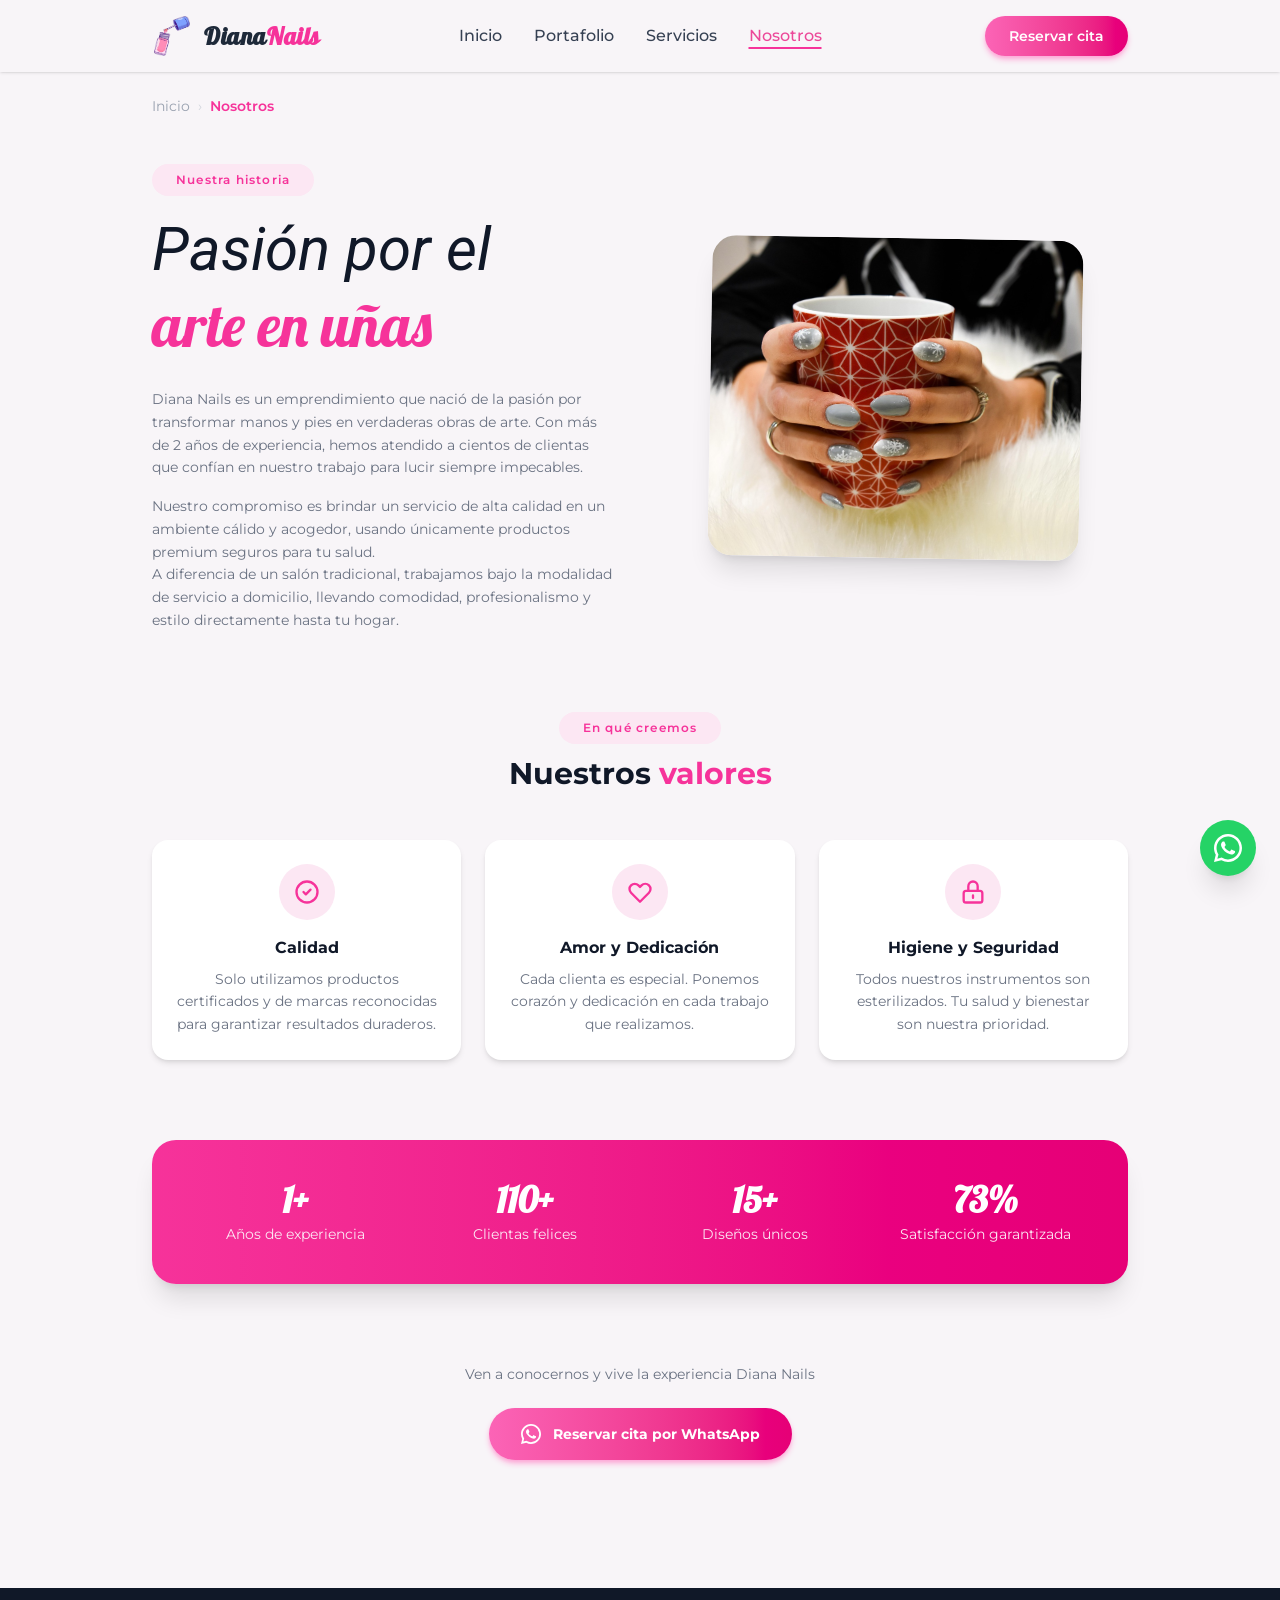
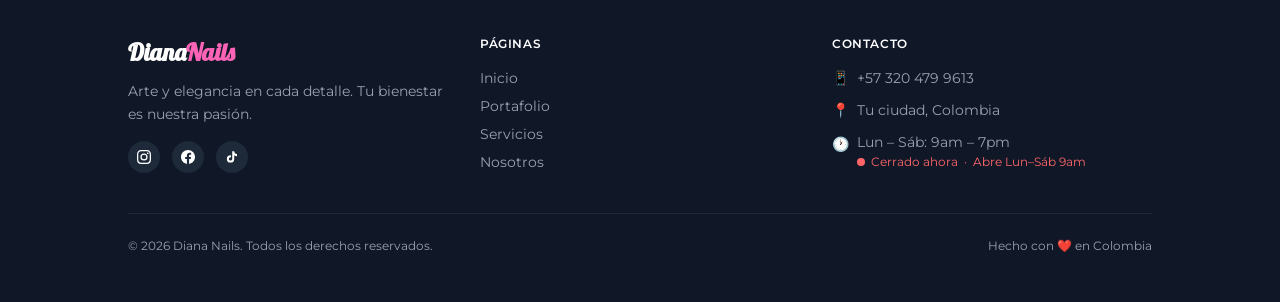
<file: nosotros.html>
<!doctype html>
<html lang="es">
	<head>
		<meta charset="UTF-8" />
		<meta name="viewport" content="width=device-width, initial-scale=1.0" />
		<title>Nosotros — Quiénes somos | Diana Nails</title>
		<meta
			name="description"
			content="Conoce la historia de Diana Nails: más de 5 años de experiencia, valores de calidad, higiene y dedicación. Estudio de uñas profesional en Colombia."
		/>
		<meta
			name="keywords"
			content="Diana Nails nosotros, estudio uñas profesional, historia nail salon, quiénes somos uñas Colombia"
		/>
		<meta name="robots" content="index, follow" />
		<meta name="author" content="Diana Nails" />
		<meta name="theme-color" content="#ec4899" />
		<link rel="canonical" href="https://diana-nails.vercel.app/nosotros.html" />
		<meta
			property="og:url"
			content="https://diana-nails.vercel.app/nosotros.html"
		/>
		<meta property="og:type" content="website" />
		<meta property="og:title" content="Nosotros | Diana Nails" />
		<meta
			property="og:description"
			content="Más de 5 años transformando manos y pies con arte y dedicación."
		/>
		<meta property="og:image" content="img/logo4.png" />
		<meta property="og:locale" content="es_CO" />
		<meta name="twitter:card" content="summary" />
		<meta name="twitter:title" content="Nosotros | Diana Nails" />
		<meta
			name="twitter:description"
			content="Más de 5 años de experiencia en uñas artísticas."
		/>
		<link rel="shortcut icon" href="img/logo4.png" type="image/x-icon" />
		<link href="src/output.css" rel="stylesheet" />
		<link href="src/custom.css" rel="stylesheet" />
		<link rel="preconnect" href="https://fonts.googleapis.com" />
		<link rel="preconnect" href="https://fonts.gstatic.com" crossorigin />
		<link
			href="https://fonts.googleapis.com/css2?family=Lobster&family=Montserrat:ital,wght@0,100..900;1,100..900&family=Roboto:ital,wght@0,100..900;1,100..900&display=swap"
			rel="stylesheet"
		/>
		<script src="app.js" defer></script>
	</head>

	<body class="bg-[#F8F5F8]">
		<a
			href="#main-content"
			class="sr-only focus:not-sr-only focus:absolute focus:top-2 focus:left-2 bg-pink-500 text-white px-4 py-2 rounded-full text-sm font-['Montserrat'] z-[9999]"
		>
			Saltar al contenido
		</a>

		<div id="header" class="sticky top-0 z-50"></div>
		<noscript>
			<nav
				style="
					background: #f8f5f8;
					box-shadow: 0 1px 3px rgba(0, 0, 0, 0.1);
					padding: 1rem 1.5rem;
					display: flex;
					align-items: center;
					justify-content: space-between;
				"
			>
				<a
					href="index.html"
					style="
						font-size: 1.25rem;
						font-weight: 700;
						color: #111827;
						text-decoration: none;
					"
					>Diana<span style="color: #ec4899">Nails</span></a
				>
				<div style="display: flex; gap: 1.25rem; font-size: 0.875rem">
					<a href="index.html" style="color: #4b5563; text-decoration: none"
						>Inicio</a
					>
					<a href="servicios.html" style="color: #4b5563; text-decoration: none"
						>Servicios</a
					>
					<a
						href="portafolio.html"
						style="color: #4b5563; text-decoration: none"
						>Portafolio</a
					>
					<a href="nosotros.html" style="color: #4b5563; text-decoration: none"
						>Nosotros</a
					>
				</div>
			</nav>
		</noscript>

		<!-- Breadcrumb -->
		<nav
			aria-label="Ruta de navegación"
			class="max-w-5xl mx-auto px-6 pt-6 pb-0"
		>
			<ol
				class="flex items-center gap-2 text-sm font-['Montserrat'] text-gray-400"
			>
				<li>
					<a
						href="index.html"
						class="hover:text-pink-500 transition-colors duration-200"
						>Inicio</a
					>
				</li>
				<li aria-hidden="true" class="text-gray-300">›</li>
				<li class="text-pink-500 font-semibold" aria-current="page">
					Nosotros
				</li>
			</ol>
		</nav>

		<main id="main-content" class="py-12 max-w-5xl mx-auto px-6">
			<!-- Hero Nosotros -->
			<section class="flex flex-col lg:flex-row items-center gap-12 mb-20">
				<div class="w-full lg:w-1/2">
					<p
						class="reveal inline-block font-semibold text-pink-500 bg-pink-100 px-6 py-2 rounded-full tracking-widest text-xs font-['Montserrat'] mb-4"
					>
						Nuestra historia
					</p>
					<h1
						class="reveal reveal-delay-1 font-['Roboto'] italic text-5xl lg:text-6xl text-gray-900 mb-6 leading-tight"
					>
						Pasión por el<br />
						<span class="text-pink-500 font-['Lobster'] not-italic"
							>arte en uñas</span
						>
					</h1>
					<p
						class="reveal reveal-delay-2 text-gray-500 font-['Montserrat'] text-sm leading-relaxed mb-4"
					>
						Diana Nails es un emprendimiento que nació de la pasión por
						transformar manos y pies en verdaderas obras de arte. Con más de 2
						años de experiencia, hemos atendido a cientos de clientas que
						confían en nuestro trabajo para lucir siempre impecables.
					</p>
					<p
						class="reveal reveal-delay-3 text-gray-500 font-['Montserrat'] text-sm leading-relaxed"
					>
						Nuestro compromiso es brindar un servicio de alta calidad en un
						ambiente cálido y acogedor, usando únicamente productos premium
						seguros para tu salud.
					</p>
					<p
						class="reveal reveal-delay-4 text-gray-500 font-['Montserrat'] text-sm leading-relaxed"
					>

						A diferencia de un salón tradicional, trabajamos bajo la modalidad de servicio a domicilio, llevando comodidad, profesionalismo y estilo directamente hasta tu hogar.
					</p>
				</div>
				<div class="reveal w-full lg:w-1/2 flex justify-center">
					<img
						src="img/img1.jpg"
						alt="Estudio Diana Nails — ambiente acogedor y profesional"
						loading="lazy"
						width="500"
						height="320"
						class="w-full lg:w-4/5 h-80 object-cover rounded-3xl shadow-xl rotate-1 hover:rotate-0 transition-transform duration-500"
					/>
				</div>
			</section>

			<!-- Valores -->
			<section class="mb-20" aria-labelledby="valores-title">
				<div class="text-center mb-12 reveal">
					<p
						class="inline-block font-semibold text-pink-500 bg-pink-100 px-6 py-2 rounded-full tracking-widest text-xs font-['Montserrat'] mb-3"
					>
						En qué creemos
					</p>
					<h2
						id="valores-title"
						class="text-3xl font-bold text-gray-900 font-['Montserrat']"
					>
						Nuestros <span class="text-pink-500">valores</span>
					</h2>
				</div>
				<div class="grid grid-cols-1 md:grid-cols-3 gap-6">
					<article
						class="reveal bg-white rounded-2xl p-6 text-center shadow-md hover:shadow-xl hover:-translate-y-1 transition-all duration-300"
					>
						<div
							class="bg-pink-100 w-14 h-14 rounded-full flex items-center justify-center mx-auto mb-4"
						>
							<svg
								xmlns="http://www.w3.org/2000/svg"
								class="w-7 h-7 text-pink-500"
								fill="none"
								viewBox="0 0 24 24"
								stroke="currentColor"
								aria-hidden="true"
							>
								<path
									stroke-linecap="round"
									stroke-linejoin="round"
									stroke-width="2"
									d="M9 12l2 2 4-4m6 2a9 9 0 11-18 0 9 9 0 0118 0z"
								/>
							</svg>
						</div>
						<h3 class="font-bold text-gray-900 font-['Montserrat'] mb-2">
							Calidad
						</h3>
						<p
							class="text-gray-500 text-sm font-['Montserrat'] leading-relaxed"
						>
							Solo utilizamos productos certificados y de marcas reconocidas
							para garantizar resultados duraderos.
						</p>
					</article>
					<article
						class="reveal reveal-delay-1 bg-white rounded-2xl p-6 text-center shadow-md hover:shadow-xl hover:-translate-y-1 transition-all duration-300"
					>
						<div
							class="bg-pink-100 w-14 h-14 rounded-full flex items-center justify-center mx-auto mb-4"
						>
							<svg
								xmlns="http://www.w3.org/2000/svg"
								class="w-7 h-7 text-pink-500"
								fill="none"
								viewBox="0 0 24 24"
								stroke="currentColor"
								aria-hidden="true"
							>
								<path
									stroke-linecap="round"
									stroke-linejoin="round"
									stroke-width="2"
									d="M4.318 6.318a4.5 4.5 0 000 6.364L12 20.364l7.682-7.682a4.5 4.5 0 00-6.364-6.364L12 7.636l-1.318-1.318a4.5 4.5 0 00-6.364 0z"
								/>
							</svg>
						</div>
						<h3 class="font-bold text-gray-900 font-['Montserrat'] mb-2">
							Amor y Dedicación
						</h3>
						<p
							class="text-gray-500 text-sm font-['Montserrat'] leading-relaxed"
						>
							Cada clienta es especial. Ponemos corazón y dedicación en cada
							trabajo que realizamos.
						</p>
					</article>
					<article
						class="reveal reveal-delay-2 bg-white rounded-2xl p-6 text-center shadow-md hover:shadow-xl hover:-translate-y-1 transition-all duration-300"
					>
						<div
							class="bg-pink-100 w-14 h-14 rounded-full flex items-center justify-center mx-auto mb-4"
						>
							<svg
								xmlns="http://www.w3.org/2000/svg"
								class="w-7 h-7 text-pink-500"
								fill="none"
								viewBox="0 0 24 24"
								stroke="currentColor"
								aria-hidden="true"
							>
								<path
									stroke-linecap="round"
									stroke-linejoin="round"
									stroke-width="2"
									d="M12 15v2m-6 4h12a2 2 0 002-2v-6a2 2 0 00-2-2H6a2 2 0 00-2 2v6a2 2 0 002 2zm10-10V7a4 4 0 00-8 0v4h8z"
								/>
							</svg>
						</div>
						<h3 class="font-bold text-gray-900 font-['Montserrat'] mb-2">
							Higiene y Seguridad
						</h3>
						<p
							class="text-gray-500 text-sm font-['Montserrat'] leading-relaxed"
						>
							Todos nuestros instrumentos son esterilizados. Tu salud y
							bienestar son nuestra prioridad.
						</p>
					</article>
				</div>
			</section>

			<!-- Estadísticas -->
			<section
				class="reveal bg-gradient-to-r from-pink-500 to-pink-600 rounded-3xl shadow-xl p-10 mb-20"
				aria-label="Cifras de Diana Nails"
			>
				<div
					class="grid grid-cols-2 md:grid-cols-4 gap-6 text-center text-white"
				>
					<div>
						<p
							class="text-4xl font-bold font-['Lobster']"
							data-counter="2"
							data-suffix="+"
						>
							2+
						</p>
						<p class="text-sm font-['Montserrat'] text-pink-100 mt-1">
							Años de experiencia
						</p>
					</div>
					<div>
						<p
							class="text-4xl font-bold font-['Lobster']"
							data-counter="150"
							data-suffix="+"
						>
							150+
						</p>
						<p class="text-sm font-['Montserrat'] text-pink-100 mt-1">
							Clientas felices
						</p>
					</div>
					<div>
						<p
							class="text-4xl font-bold font-['Lobster']"
							data-counter="20"
							data-suffix="+"
						>
							20+
						</p>
						<p class="text-sm font-['Montserrat'] text-pink-100 mt-1">
							Diseños únicos
						</p>
					</div>
					<div>
						<p
							class="text-4xl font-bold font-['Lobster']"
							data-counter="100"
							data-suffix="%"
						>
							100%
						</p>
						<p class="text-sm font-['Montserrat'] text-pink-100 mt-1">
							Satisfacción garantizada
						</p>
					</div>
				</div>
			</section>

			<!-- CTA -->
			<div class="reveal text-center mb-4">
				<p class="text-gray-500 font-['Montserrat'] text-sm mb-6">
					Ven a conocernos y vive la experiencia Diana Nails
				</p>
				<a
					href="https://wa.me/573204799613?text=Hola%2C%20quiero%20reservar%20una%20cita%20en%20Diana%20Nails"
					target="_blank"
					rel="noopener noreferrer"
					class="inline-flex items-center gap-3 bg-gradient-to-r from-pink-400 to-pink-600 text-white font-bold px-8 py-4 rounded-full shadow-md shadow-pink-300 hover:scale-105 transition-all duration-300 font-['Montserrat'] text-sm"
				>
					<svg
						xmlns="http://www.w3.org/2000/svg"
						class="w-5 h-5"
						viewBox="0 0 24 24"
						fill="currentColor"
						aria-hidden="true"
					>
						<path
							d="M17.472 14.382c-.297-.149-1.758-.867-2.03-.967-.273-.099-.471-.148-.67.15-.197.297-.767.966-.94 1.164-.173.199-.347.223-.644.075-.297-.15-1.255-.463-2.39-1.475-.883-.788-1.48-1.761-1.653-2.059-.173-.297-.018-.458.13-.606.134-.133.298-.347.446-.52.149-.174.198-.298.298-.497.099-.198.05-.371-.025-.52-.075-.149-.669-1.612-.916-2.207-.242-.579-.487-.5-.669-.51-.173-.008-.371-.01-.57-.01-.198 0-.52.074-.792.372-.272.297-1.04 1.016-1.04 2.479 0 1.462 1.065 2.875 1.213 3.074.149.198 2.096 3.2 5.077 4.487.709.306 1.262.489 1.694.625.712.227 1.36.195 1.871.118.571-.085 1.758-.719 2.006-1.413.248-.694.248-1.289.173-1.413-.074-.124-.272-.198-.57-.347z"
						/>
						<path
							d="M12 0C5.373 0 0 5.373 0 12c0 2.123.554 4.118 1.528 5.852L0 24l6.335-1.508A11.94 11.94 0 0012 24c6.627 0 12-5.373 12-12S18.627 0 12 0zm0 21.818a9.818 9.818 0 01-5.007-1.37l-.36-.213-3.76.895.953-3.658-.235-.376A9.818 9.818 0 1112 21.818z"
						/>
					</svg>
					Reservar cita por WhatsApp
				</a>
			</div>
		</main>

		<!-- Footer -->
		<footer
			class="bg-gray-900 text-gray-400 py-12 px-6 mt-16"
			role="contentinfo"
		>
			<div class="max-w-5xl mx-auto grid grid-cols-1 md:grid-cols-3 gap-8">
				<div>
					<p class="text-2xl font-bold text-white font-['Lobster'] mb-3">
						Diana<span class="text-pink-400">Nails</span>
					</p>
					<p class="text-sm font-['Montserrat'] leading-relaxed mb-2">
						Arte y elegancia en cada detalle. Tu bienestar es nuestra pasión.
					</p>
					<!-- Reemplaza href="#" con tu URL real de cada red social -->
					<div class="flex gap-3 mt-4">
						<a
							href="https://www.instagram.com/_dianasnails_?igsh=MTVnNGwxZmx5cmZjZQ%3D%3D"
							target="_blank"
							rel="noopener noreferrer"
							aria-label="Instagram Diana Nails"
							class="bg-gray-800 hover:bg-pink-600 w-8 h-8 rounded-full flex items-center justify-center transition-colors duration-300 hover:scale-110"
							><svg
								class="w-3.5 h-3.5 text-white"
								fill="currentColor"
								viewBox="0 0 24 24"
							>
								<path
									d="M12 2.163c3.204 0 3.584.012 4.85.07 3.252.148 4.771 1.691 4.919 4.919.058 1.265.069 1.645.069 4.849 0 3.205-.012 3.584-.069 4.849-.149 3.225-1.664 4.771-4.919 4.919-1.266.058-1.644.07-4.85.07-3.204 0-3.584-.012-4.849-.07-3.26-.149-4.771-1.699-4.919-4.92-.058-1.265-.07-1.644-.07-4.849 0-3.204.013-3.583.07-4.849.149-3.227 1.664-4.771 4.919-4.919 1.266-.057 1.645-.069 4.849-.069zM12 0C8.741 0 8.333.014 7.053.072 2.695.272.273 2.69.073 7.052.014 8.333 0 8.741 0 12c0 3.259.014 3.668.072 4.948.2 4.358 2.618 6.78 6.98 6.98C8.333 23.986 8.741 24 12 24c3.259 0 3.668-.014 4.948-.072 4.354-.2 6.782-2.618 6.979-6.98.059-1.28.073-1.689.073-4.948 0-3.259-.014-3.667-.072-4.947-.196-4.354-2.617-6.78-6.979-6.98C15.668.014 15.259 0 12 0zm0 5.838a6.162 6.162 0 100 12.324 6.162 6.162 0 000-12.324zM12 16a4 4 0 110-8 4 4 0 010 8zm6.406-11.845a1.44 1.44 0 100 2.881 1.44 1.44 0 000-2.881z"
								/></svg
						></a>
						<a
							href="https://www.facebook.com/share/1JQzcazvQY/"
							target="_blank"
							rel="noopener noreferrer"
							aria-label="Facebook Diana Nails"
							class="bg-gray-800 hover:bg-blue-600 w-8 h-8 rounded-full flex items-center justify-center transition-colors duration-300 hover:scale-110"
							><svg
								class="w-3.5 h-3.5 text-white"
								fill="currentColor"
								viewBox="0 0 24 24"
							>
								<path
									d="M24 12.073c0-6.627-5.373-12-12-12s-12 5.373-12 12c0 5.99 4.388 10.954 10.125 11.854v-8.385H7.078v-3.47h3.047V9.43c0-3.007 1.792-4.669 4.533-4.669 1.312 0 2.686.235 2.686.235v2.953H15.83c-1.491 0-1.956.925-1.956 1.874v2.25h3.328l-.532 3.47h-2.796v8.385C19.612 23.027 24 18.062 24 12.073z"
								/></svg
						></a>
						<a
							href="https://vm.tiktok.com/ZS9RXuGWD4cJ4-AftIp/"
							target="_blank"
							rel="noopener noreferrer"
							aria-label="TikTok Diana Nails"
							class="bg-gray-800 hover:bg-gray-600 w-8 h-8 rounded-full flex items-center justify-center transition-colors duration-300 hover:scale-110"
							><svg
								class="w-3.5 h-3.5 text-white"
								fill="currentColor"
								viewBox="0 0 24 24"
							>
								<path
									d="M19.59 6.69a4.83 4.83 0 01-3.77-4.25V2h-3.45v13.67a2.89 2.89 0 01-2.88 2.5 2.89 2.89 0 01-2.89-2.89 2.89 2.89 0 012.89-2.89c.28 0 .54.04.79.1V9.01a6.33 6.33 0 00-.79-.05 6.34 6.34 0 00-6.34 6.34 6.34 6.34 0 006.34 6.34 6.34 6.34 0 006.33-6.34V8.97a8.16 8.16 0 004.78 1.54V7.07a4.85 4.85 0 01-1.01-.38z"
								/></svg
						></a>
					</div>
				</div>
				<div>
					<h3
						class="text-white font-semibold font-['Montserrat'] mb-4 text-xs uppercase tracking-wider"
					>
						Páginas
					</h3>
					<ul class="space-y-2 text-sm font-['Montserrat']">
						<li>
							<a
								href="index.html"
								class="hover:text-pink-400 transition-colors duration-200"
								>Inicio</a
							>
						</li>
						<li>
							<a
								href="portafolio.html"
								class="hover:text-pink-400 transition-colors duration-200"
								>Portafolio</a
							>
						</li>
						<li>
							<a
								href="servicios.html"
								class="hover:text-pink-400 transition-colors duration-200"
								>Servicios</a
							>
						</li>
						<li>
							<a
								href="nosotros.html"
								class="hover:text-pink-400 transition-colors duration-200"
								>Nosotros</a
							>
						</li>
					</ul>
				</div>
				<div>
					<h3
						class="text-white font-semibold font-['Montserrat'] mb-4 text-xs uppercase tracking-wider"
					>
						Contacto
					</h3>
					<ul class="space-y-3 text-sm font-['Montserrat']">
						<li>
							<a
								href="https://wa.me/573204799613"
								target="_blank"
								rel="noopener noreferrer"
								class="flex items-center gap-2 hover:text-pink-400 transition-colors duration-200"
								><span class="text-pink-400">📱</span> +57 320 479 9613</a
							>
						</li>
						<li class="flex items-center gap-2">
							<span class="text-pink-400">📍</span> Tu ciudad, Colombia
						</li>
						<li class="flex items-start gap-2">
							<span class="text-pink-400 mt-0.5">🕐</span
							><span
								>Lun – Sáb: 9am – 7pm<br /><span
									id="dynamic-hours"
									class="text-xs mt-0.5 block text-gray-500"
									>Calculando...</span
								></span
							>
						</li>
					</ul>
				</div>
			</div>
			<div
				class="max-w-5xl mx-auto mt-10 pt-6 border-t border-gray-800 flex flex-col md:flex-row items-center justify-between gap-2 text-xs font-['Montserrat']"
			>
				<span>© 2026 Diana Nails. Todos los derechos reservados.</span>
				<span>Hecho con ❤️ en Colombia</span>
			</div>
		</footer>

		<!-- Botón flotante WhatsApp -->
		<a
			href="https://wa.me/573204799613?text=Hola%2C%20quiero%20reservar%20una%20cita%20en%20Diana%20Nails"
			target="_blank"
			rel="noopener noreferrer"
			aria-label="Chatear por WhatsApp"
			class="fixed bottom-6 right-6 z-50 bg-[#25D366] text-white w-14 h-14 rounded-full flex items-center justify-center shadow-xl hover:scale-110 transition-transform duration-300 wa-pulse"
		>
			<svg
				xmlns="http://www.w3.org/2000/svg"
				class="w-7 h-7"
				viewBox="0 0 24 24"
				fill="currentColor"
				aria-hidden="true"
			>
				<path
					d="M17.472 14.382c-.297-.149-1.758-.867-2.03-.967-.273-.099-.471-.148-.67.15-.197.297-.767.966-.94 1.164-.173.199-.347.223-.644.075-.297-.15-1.255-.463-2.39-1.475-.883-.788-1.48-1.761-1.653-2.059-.173-.297-.018-.458.13-.606.134-.133.298-.347.446-.52.149-.174.198-.298.298-.497.099-.198.05-.371-.025-.52-.075-.149-.669-1.612-.916-2.207-.242-.579-.487-.5-.669-.51-.173-.008-.371-.01-.57-.01-.198 0-.52.074-.792.372-.272.297-1.04 1.016-1.04 2.479 0 1.462 1.065 2.875 1.213 3.074.149.198 2.096 3.2 5.077 4.487.709.306 1.262.489 1.694.625.712.227 1.36.195 1.871.118.571-.085 1.758-.719 2.006-1.413.248-.694.248-1.289.173-1.413-.074-.124-.272-.198-.57-.347z"
				/>
				<path
					d="M12 0C5.373 0 0 5.373 0 12c0 2.123.554 4.118 1.528 5.852L0 24l6.335-1.508A11.94 11.94 0 0012 24c6.627 0 12-5.373 12-12S18.627 0 12 0zm0 21.818a9.818 9.818 0 01-5.007-1.37l-.36-.213-3.76.895.953-3.658-.235-.376A9.818 9.818 0 1112 21.818z"
				/>
			</svg>
		</a>

		<!-- Botón scroll to top -->
		<button
			id="scrollTop"
			aria-label="Volver al inicio"
			class="fixed bottom-6 left-6 z-50 bg-white text-pink-500 border border-pink-200 w-12 h-12 rounded-full flex items-center justify-center shadow-md hover:scale-110 hover:bg-pink-50 transition-all duration-300 opacity-0 pointer-events-none"
		>
			<svg
				xmlns="http://www.w3.org/2000/svg"
				class="w-5 h-5"
				fill="none"
				viewBox="0 0 24 24"
				stroke="currentColor"
				aria-hidden="true"
			>
				<path
					stroke-linecap="round"
					stroke-linejoin="round"
					stroke-width="2"
					d="M5 10l7-7m0 0l7 7m-7-7v18"
				/>
			</svg>
		</button>
	</body>
</html>
</file>
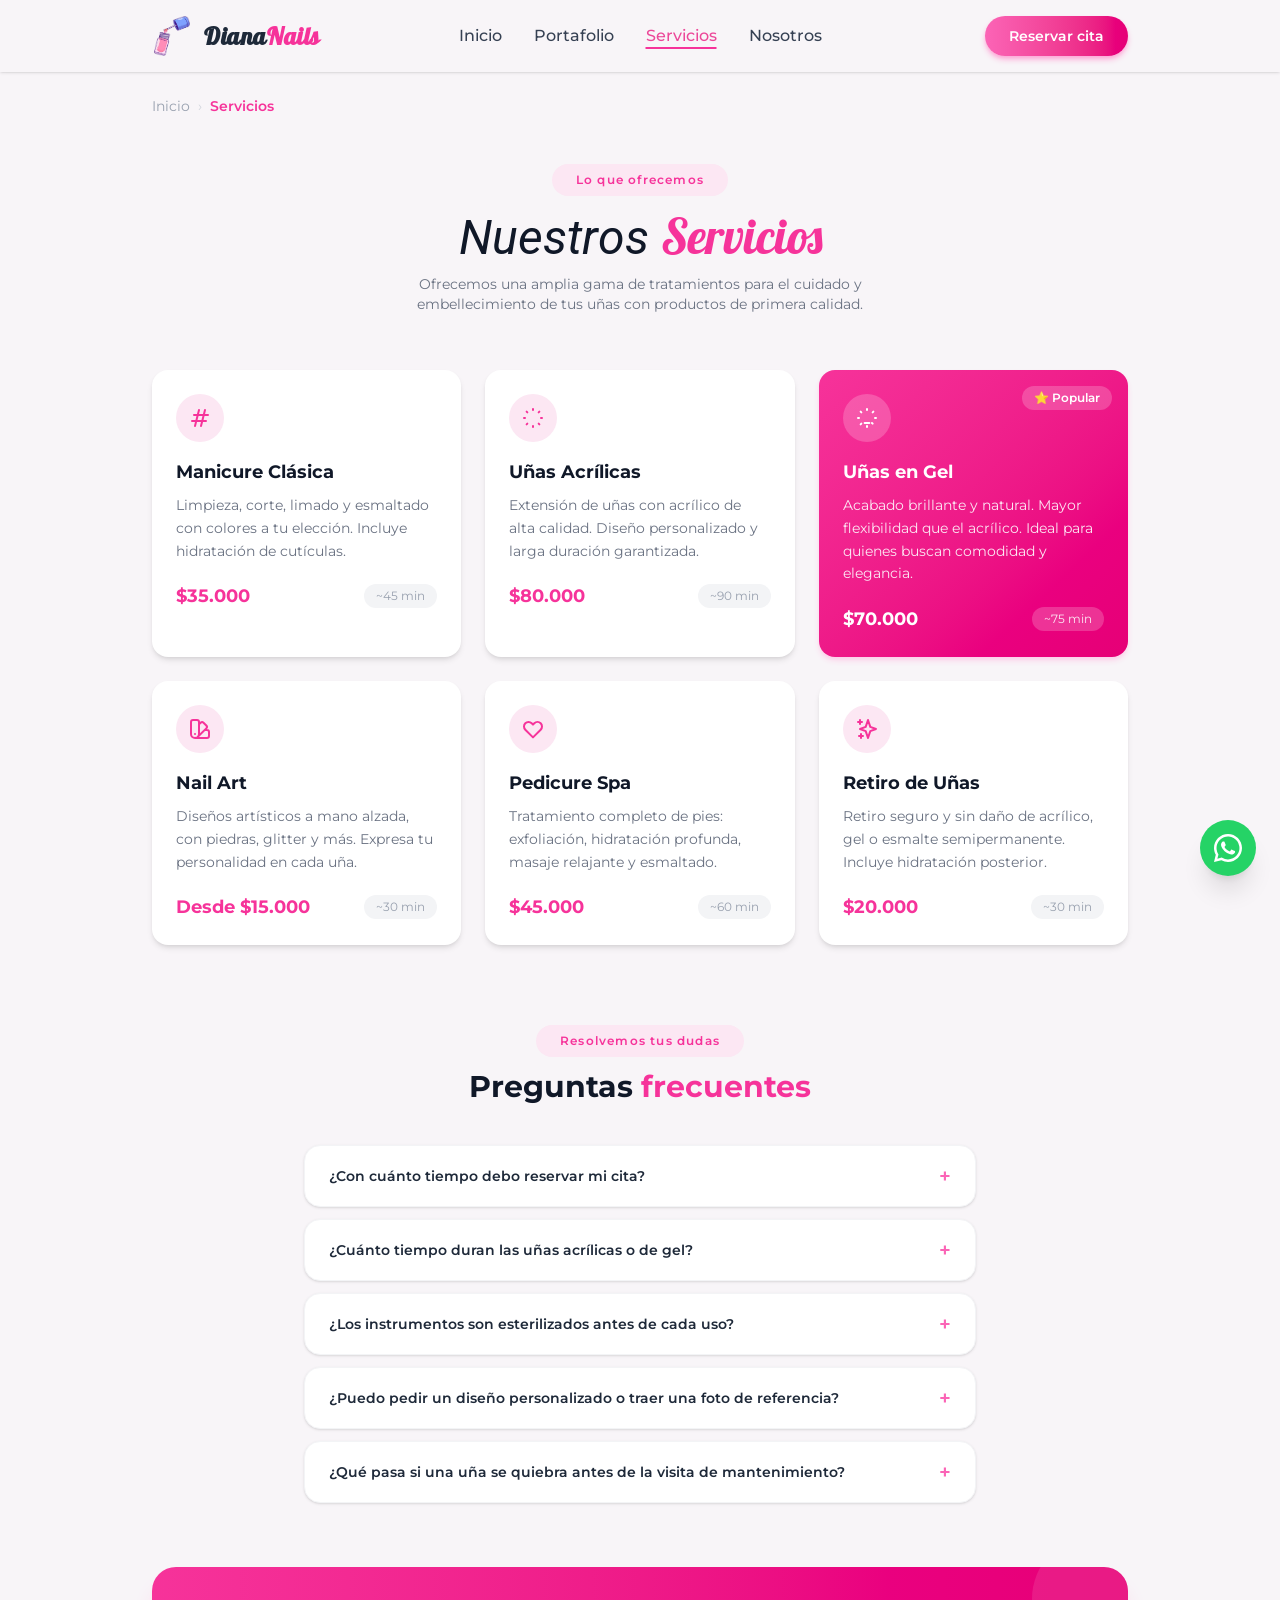
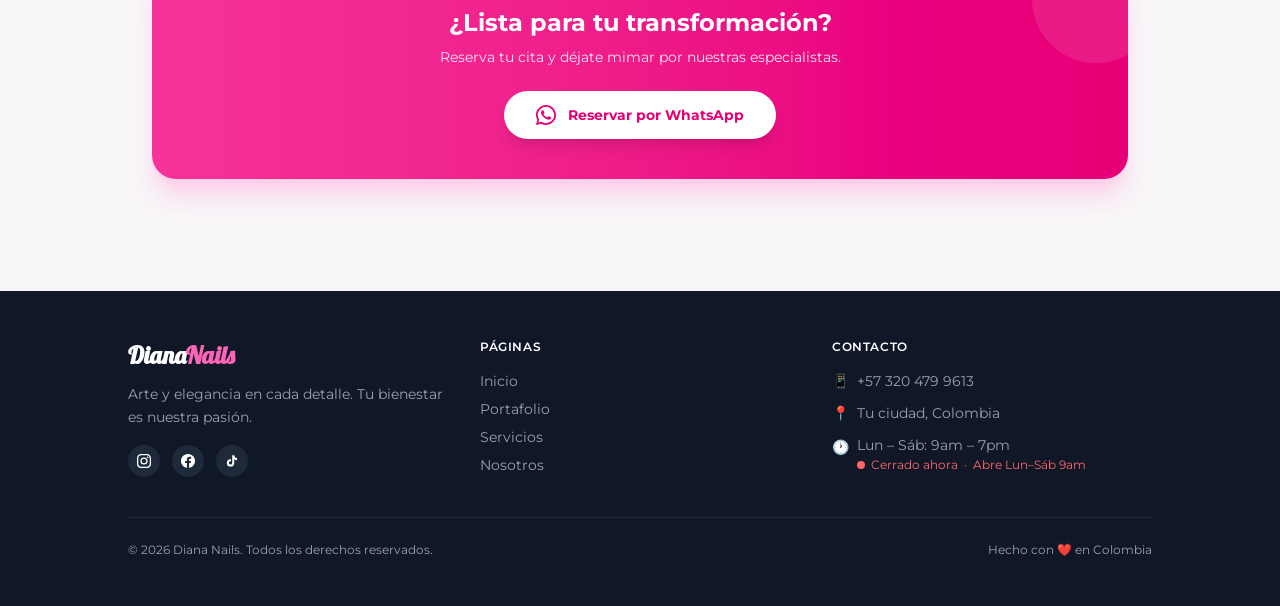
<file: servicios.html>
<!doctype html>
<html lang="es">
<head>
	<meta charset="UTF-8" />
	<meta name="viewport" content="width=device-width, initial-scale=1.0" />
	<title>Servicios de Uñas y Precios | Diana Nails</title>
	<meta name="description" content="Conoce todos los servicios de Diana Nails: manicure clásica, uñas acrílicas, gel, nail art, pedicure spa y retiro. Precios y duraciones claras." />
	<meta name="keywords" content="servicios uñas, precio manicure, uñas acrílicas precio, pedicure spa, nail art, gel uñas precio, Diana Nails" />
	<meta name="robots" content="index, follow" />
	<meta name="author" content="Diana Nails" />
	<meta name="theme-color" content="#ec4899" />
	<link rel="canonical" href="https://diana-nails.vercel.app/servicios.html" />
	<meta property="og:url" content="https://diana-nails.vercel.app/servicios.html" />
	<meta property="og:type" content="website" />
	<meta property="og:title" content="Servicios | Diana Nails" />
	<meta property="og:description" content="Manicure, acrílicas, gel, nail art, pedicure y más. Precios transparentes." />
	<meta property="og:image" content="img/logo4.png" />
	<meta property="og:locale" content="es_CO" />
	<meta name="twitter:card" content="summary" />
	<meta name="twitter:title" content="Servicios | Diana Nails" />
	<meta name="twitter:description" content="Todos nuestros servicios con precios claros." />
		<!-- ══ JSON-LD Structured Data ══ -->
	<script type="application/ld+json">
	{
		"@context": "https://schema.org",
		"@type": "ItemList",
		"name": "Servicios de uñas — Diana Nails",
		"itemListElement": [
			{ "@type": "ListItem", "position": 1, "item": { "@type": "Service", "name": "Manicure Clásica", "offers": { "@type": "Offer", "priceCurrency": "COP", "price": "35000" } } },
			{ "@type": "ListItem", "position": 2, "item": { "@type": "Service", "name": "Uñas Acrílicas", "offers": { "@type": "Offer", "priceCurrency": "COP", "price": "80000" } } },
			{ "@type": "ListItem", "position": 3, "item": { "@type": "Service", "name": "Uñas en Gel", "offers": { "@type": "Offer", "priceCurrency": "COP", "price": "70000" } } },
			{ "@type": "ListItem", "position": 4, "item": { "@type": "Service", "name": "Nail Art", "offers": { "@type": "Offer", "priceCurrency": "COP", "price": "15000" } } },
			{ "@type": "ListItem", "position": 5, "item": { "@type": "Service", "name": "Pedicure Spa", "offers": { "@type": "Offer", "priceCurrency": "COP", "price": "45000" } } },
			{ "@type": "ListItem", "position": 6, "item": { "@type": "Service", "name": "Retiro de Uñas", "offers": { "@type": "Offer", "priceCurrency": "COP", "price": "20000" } } }
		]
	}
	</script>
	<link rel="shortcut icon" href="img/logo4.png" type="image/x-icon" />
	<link href="src/output.css" rel="stylesheet" />
	<link href="src/custom.css" rel="stylesheet" />
	<link rel="preconnect" href="https://fonts.googleapis.com" />
	<link rel="preconnect" href="https://fonts.gstatic.com" crossorigin />
	<link href="https://fonts.googleapis.com/css2?family=Lobster&family=Montserrat:ital,wght@0,100..900;1,100..900&family=Roboto:ital,wght@0,100..900;1,100..900&display=swap" rel="stylesheet" />
	<script src="app.js" defer></script>
</head>

<body class="bg-[#F8F5F8]">
	<a href="#main-content" class="sr-only focus:not-sr-only focus:absolute focus:top-2 focus:left-2 bg-pink-500 text-white px-4 py-2 rounded-full text-sm font-['Montserrat'] z-[9999]">
		Saltar al contenido
	</a>

	<div id="header" class="sticky top-0 z-50"></div>
	<noscript>
		<nav style="background:#F8F5F8;box-shadow:0 1px 3px rgba(0,0,0,.1);padding:1rem 1.5rem;display:flex;align-items:center;justify-content:space-between;">
			<a href="index.html" style="font-size:1.25rem;font-weight:700;color:#111827;text-decoration:none;">Diana<span style="color:#ec4899;">Nails</span></a>
			<div style="display:flex;gap:1.25rem;font-size:.875rem;">
				<a href="index.html" style="color:#4b5563;text-decoration:none;">Inicio</a>
				<a href="servicios.html" style="color:#4b5563;text-decoration:none;">Servicios</a>
				<a href="portafolio.html" style="color:#4b5563;text-decoration:none;">Portafolio</a>
				<a href="nosotros.html" style="color:#4b5563;text-decoration:none;">Nosotros</a>
			</div>
		</nav>
	</noscript>

	<!-- Breadcrumb -->
	<nav aria-label="Ruta de navegación" class="max-w-5xl mx-auto px-6 pt-6 pb-0">
		<ol class="flex items-center gap-2 text-sm font-['Montserrat'] text-gray-400">
			<li><a href="index.html" class="hover:text-pink-500 transition-colors duration-200">Inicio</a></li>
			<li aria-hidden="true" class="text-gray-300">›</li>
			<li class="text-pink-500 font-semibold" aria-current="page">Servicios</li>
		</ol>
	</nav>

	<main id="main-content" class="py-12 max-w-5xl mx-auto px-6">

		<!-- Encabezado -->
		<div class="mb-14 text-center reveal">
			<p class="inline-block font-semibold text-pink-500 bg-pink-100 px-6 py-2 rounded-full tracking-widest text-xs font-['Montserrat'] mb-4">
				Lo que ofrecemos
			</p>
			<h1 class="font-['Roboto'] italic text-5xl text-gray-900 mb-3">
				Nuestros <span class="text-pink-500 font-['Lobster'] not-italic">Servicios</span>
			</h1>
			<p class="text-gray-500 font-['Montserrat'] text-sm max-w-md mx-auto">
				Ofrecemos una amplia gama de tratamientos para el cuidado y embellecimiento de tus uñas con productos de primera calidad.
			</p>
		</div>

		<!-- Tarjetas de servicios -->
		<div class="grid grid-cols-1 md:grid-cols-2 lg:grid-cols-3 gap-6">

			<article class="reveal bg-white rounded-2xl shadow-md p-6 hover:shadow-xl hover:-translate-y-1 transition-all duration-300 group">
				<div class="bg-pink-100 w-12 h-12 rounded-full flex items-center justify-center mb-4 group-hover:bg-pink-200 transition-colors duration-300">
					<svg xmlns="http://www.w3.org/2000/svg" class="w-6 h-6 text-pink-500" fill="none" viewBox="0 0 24 24" stroke="currentColor" aria-hidden="true">
						<path stroke-linecap="round" stroke-linejoin="round" stroke-width="2" d="M7 20l4-16m2 16l4-16M6 9h14M4 15h14"/>
					</svg>
				</div>
				<h2 class="text-lg font-bold text-gray-900 font-['Montserrat'] mb-2">Manicure Clásica</h2>
				<p class="text-gray-500 text-sm font-['Montserrat'] mb-5 leading-relaxed">
					Limpieza, corte, limado y esmaltado con colores a tu elección. Incluye hidratación de cutículas.
				</p>
				<div class="flex items-center justify-between mt-auto">
					<span class="text-pink-500 font-bold text-lg font-['Montserrat']">$35.000</span>
					<span class="text-gray-400 text-xs font-['Montserrat'] bg-gray-100 px-3 py-1 rounded-full">~45 min</span>
				</div>
			</article>

			<article class="reveal reveal-delay-1 bg-white rounded-2xl shadow-md p-6 hover:shadow-xl hover:-translate-y-1 transition-all duration-300 group">
				<div class="bg-pink-100 w-12 h-12 rounded-full flex items-center justify-center mb-4 group-hover:bg-pink-200 transition-colors duration-300">
					<svg xmlns="http://www.w3.org/2000/svg" class="w-6 h-6 text-pink-500" fill="none" viewBox="0 0 24 24" stroke="currentColor" aria-hidden="true">
						<path stroke-linecap="round" stroke-linejoin="round" stroke-width="2" d="M12 3v1m0 16v1m9-9h-1M4 12H3m15.364 6.364l-.707-.707M6.343 6.343l-.707-.707m12.728 0l-.707.707M6.343 17.657l-.707.707"/>
					</svg>
				</div>
				<h2 class="text-lg font-bold text-gray-900 font-['Montserrat'] mb-2">Uñas Acrílicas</h2>
				<p class="text-gray-500 text-sm font-['Montserrat'] mb-5 leading-relaxed">
					Extensión de uñas con acrílico de alta calidad. Diseño personalizado y larga duración garantizada.
				</p>
				<div class="flex items-center justify-between">
					<span class="text-pink-500 font-bold text-lg font-['Montserrat']">$80.000</span>
					<span class="text-gray-400 text-xs font-['Montserrat'] bg-gray-100 px-3 py-1 rounded-full">~90 min</span>
				</div>
			</article>

			<article class="reveal reveal-delay-2 bg-gradient-to-br from-pink-500 to-pink-600 rounded-2xl shadow-md shadow-pink-200 p-6 hover:shadow-xl hover:-translate-y-1 transition-all duration-300 relative overflow-hidden">
				<div class="absolute top-4 right-4 bg-white/20 text-white text-xs font-semibold px-3 py-1 rounded-full font-['Montserrat']">
					⭐ Popular
				</div>
				<div class="bg-white/20 w-12 h-12 rounded-full flex items-center justify-center mb-4">
					<svg xmlns="http://www.w3.org/2000/svg" class="w-6 h-6 text-white" fill="none" viewBox="0 0 24 24" stroke="currentColor" aria-hidden="true">
						<path stroke-linecap="round" stroke-linejoin="round" stroke-width="2" d="M9.663 17h4.673M12 3v1m6.364 1.636l-.707.707M21 12h-1M4 12H3M6.343 6.343l-.707-.707m12.728 0l-.707.707M6.343 17.657l-.707.707M17.657 17.657l-.707-.707M12 21v-1"/>
					</svg>
				</div>
				<h2 class="text-lg font-bold text-white font-['Montserrat'] mb-2">Uñas en Gel</h2>
				<p class="text-pink-100 text-sm font-['Montserrat'] mb-5 leading-relaxed">
					Acabado brillante y natural. Mayor flexibilidad que el acrílico. Ideal para quienes buscan comodidad y elegancia.
				</p>
				<div class="flex items-center justify-between">
					<span class="text-white font-bold text-lg font-['Montserrat']">$70.000</span>
					<span class="text-pink-100 text-xs font-['Montserrat'] bg-white/20 px-3 py-1 rounded-full">~75 min</span>
				</div>
			</article>

			<article class="reveal bg-white rounded-2xl shadow-md p-6 hover:shadow-xl hover:-translate-y-1 transition-all duration-300 group">
				<div class="bg-pink-100 w-12 h-12 rounded-full flex items-center justify-center mb-4 group-hover:bg-pink-200 transition-colors duration-300">
					<svg xmlns="http://www.w3.org/2000/svg" class="w-6 h-6 text-pink-500" fill="none" viewBox="0 0 24 24" stroke="currentColor" aria-hidden="true">
						<path stroke-linecap="round" stroke-linejoin="round" stroke-width="2" d="M7 21a4 4 0 01-4-4V5a2 2 0 012-2h4a2 2 0 012 2v12a4 4 0 01-4 4zm0 0h12a2 2 0 002-2v-4a2 2 0 00-2-2h-2.343M11 7.343l1.657-1.657a2 2 0 012.828 0l2.829 2.829a2 2 0 010 2.828l-8.486 8.485M7 17h.01"/>
					</svg>
				</div>
				<h2 class="text-lg font-bold text-gray-900 font-['Montserrat'] mb-2">Nail Art</h2>
				<p class="text-gray-500 text-sm font-['Montserrat'] mb-5 leading-relaxed">
					Diseños artísticos a mano alzada, con piedras, glitter y más. Expresa tu personalidad en cada uña.
				</p>
				<div class="flex items-center justify-between">
					<span class="text-pink-500 font-bold text-lg font-['Montserrat']">Desde $15.000</span>
					<span class="text-gray-400 text-xs font-['Montserrat'] bg-gray-100 px-3 py-1 rounded-full">~30 min</span>
				</div>
			</article>

			<article class="reveal reveal-delay-1 bg-white rounded-2xl shadow-md p-6 hover:shadow-xl hover:-translate-y-1 transition-all duration-300 group">
				<div class="bg-pink-100 w-12 h-12 rounded-full flex items-center justify-center mb-4 group-hover:bg-pink-200 transition-colors duration-300">
					<svg xmlns="http://www.w3.org/2000/svg" class="w-6 h-6 text-pink-500" fill="none" viewBox="0 0 24 24" stroke="currentColor" aria-hidden="true">
						<path stroke-linecap="round" stroke-linejoin="round" stroke-width="2" d="M4.318 6.318a4.5 4.5 0 000 6.364L12 20.364l7.682-7.682a4.5 4.5 0 00-6.364-6.364L12 7.636l-1.318-1.318a4.5 4.5 0 00-6.364 0z"/>
					</svg>
				</div>
				<h2 class="text-lg font-bold text-gray-900 font-['Montserrat'] mb-2">Pedicure Spa</h2>
				<p class="text-gray-500 text-sm font-['Montserrat'] mb-5 leading-relaxed">
					Tratamiento completo de pies: exfoliación, hidratación profunda, masaje relajante y esmaltado.
				</p>
				<div class="flex items-center justify-between">
					<span class="text-pink-500 font-bold text-lg font-['Montserrat']">$45.000</span>
					<span class="text-gray-400 text-xs font-['Montserrat'] bg-gray-100 px-3 py-1 rounded-full">~60 min</span>
				</div>
			</article>

			<article class="reveal reveal-delay-2 bg-white rounded-2xl shadow-md p-6 hover:shadow-xl hover:-translate-y-1 transition-all duration-300 group">
				<div class="bg-pink-100 w-12 h-12 rounded-full flex items-center justify-center mb-4 group-hover:bg-pink-200 transition-colors duration-300">
					<svg xmlns="http://www.w3.org/2000/svg" class="w-6 h-6 text-pink-500" fill="none" viewBox="0 0 24 24" stroke="currentColor" aria-hidden="true">
						<path stroke-linecap="round" stroke-linejoin="round" stroke-width="2" d="M5 3v4M3 5h4M6 17v4m-2-2h4m5-16l2.286 6.857L21 12l-5.714 2.143L13 21l-2.286-6.857L5 12l5.714-2.143L13 3z"/>
					</svg>
				</div>
				<h2 class="text-lg font-bold text-gray-900 font-['Montserrat'] mb-2">Retiro de Uñas</h2>
				<p class="text-gray-500 text-sm font-['Montserrat'] mb-5 leading-relaxed">
					Retiro seguro y sin daño de acrílico, gel o esmalte semipermanente. Incluye hidratación posterior.
				</p>
				<div class="flex items-center justify-between">
					<span class="text-pink-500 font-bold text-lg font-['Montserrat']">$20.000</span>
					<span class="text-gray-400 text-xs font-['Montserrat'] bg-gray-100 px-3 py-1 rounded-full">~30 min</span>
				</div>
			</article>
		</div>

		<!-- FAQ -->
		<section class="mt-20 mb-16" aria-labelledby="faq-title">
			<div class="text-center mb-10 reveal">
				<p class="inline-block font-semibold text-pink-500 bg-pink-100 px-6 py-2 rounded-full tracking-widest text-xs font-['Montserrat'] mb-3">
					Resolvemos tus dudas
				</p>
				<h2 id="faq-title" class="text-3xl font-bold text-gray-900 font-['Montserrat']">
					Preguntas <span class="text-pink-500">frecuentes</span>
				</h2>
			</div>

			<div class="max-w-2xl mx-auto space-y-3">

				<div class="faq-item reveal bg-white rounded-2xl shadow-sm border border-gray-100 overflow-hidden">
					<button class="faq-question w-full flex items-center justify-between px-6 py-5 text-left font-['Montserrat'] font-semibold text-gray-800 text-sm hover:text-pink-500 transition-colors duration-200" aria-expanded="false">
						¿Con cuánto tiempo debo reservar mi cita?
						<span class="faq-icon text-pink-400 text-xl leading-none flex-shrink-0 ml-4">+</span>
					</button>
					<div class="faq-answer px-6 text-gray-500 text-sm font-['Montserrat'] leading-relaxed">
						<div class="pb-5">
							Recomendamos reservar con al menos 24 horas de anticipación, especialmente los fines de semana que son los días más concurridos. Puedes hacerlo directamente por WhatsApp y te confirmamos disponibilidad al instante.
						</div>
					</div>
				</div>

				<div class="faq-item reveal reveal-delay-1 bg-white rounded-2xl shadow-sm border border-gray-100 overflow-hidden">
					<button class="faq-question w-full flex items-center justify-between px-6 py-5 text-left font-['Montserrat'] font-semibold text-gray-800 text-sm hover:text-pink-500 transition-colors duration-200" aria-expanded="false">
						¿Cuánto tiempo duran las uñas acrílicas o de gel?
						<span class="faq-icon text-pink-400 text-xl leading-none flex-shrink-0 ml-4">+</span>
					</button>
					<div class="faq-answer px-6 text-gray-500 text-sm font-['Montserrat'] leading-relaxed">
						<div class="pb-5">
							Con el cuidado adecuado, las uñas acrílicas duran entre 3 y 4 semanas y las de gel entre 2 y 3 semanas. Recomendamos una visita de mantenimiento cada 2-3 semanas para que siempre luzcan perfectas.
						</div>
					</div>
				</div>

				<div class="faq-item reveal reveal-delay-2 bg-white rounded-2xl shadow-sm border border-gray-100 overflow-hidden">
					<button class="faq-question w-full flex items-center justify-between px-6 py-5 text-left font-['Montserrat'] font-semibold text-gray-800 text-sm hover:text-pink-500 transition-colors duration-200" aria-expanded="false">
						¿Los instrumentos son esterilizados antes de cada uso?
						<span class="faq-icon text-pink-400 text-xl leading-none flex-shrink-0 ml-4">+</span>
					</button>
					<div class="faq-answer px-6 text-gray-500 text-sm font-['Montserrat'] leading-relaxed">
						<div class="pb-5">
							Sí, absolutamente. Todos nuestros instrumentos metálicos son esterilizados en autoclave después de cada uso y los implementos de un solo uso (limas, palitos de naranjo, etc.) se desechan. Tu seguridad es nuestra prioridad.
						</div>
					</div>
				</div>

				<div class="faq-item reveal bg-white rounded-2xl shadow-sm border border-gray-100 overflow-hidden">
					<button class="faq-question w-full flex items-center justify-between px-6 py-5 text-left font-['Montserrat'] font-semibold text-gray-800 text-sm hover:text-pink-500 transition-colors duration-200" aria-expanded="false">
						¿Puedo pedir un diseño personalizado o traer una foto de referencia?
						<span class="faq-icon text-pink-400 text-xl leading-none flex-shrink-0 ml-4">+</span>
					</button>
					<div class="faq-answer px-6 text-gray-500 text-sm font-['Montserrat'] leading-relaxed">
						<div class="pb-5">
							¡Por supuesto! Adoramos los retos creativos. Puedes traer fotos de referencia desde Pinterest, Instagram o cualquier otra fuente. Nuestra artista analizará el diseño y lo adaptará perfectamente a tu forma de uña y preferencias.
						</div>
					</div>
				</div>

				<div class="faq-item reveal reveal-delay-1 bg-white rounded-2xl shadow-sm border border-gray-100 overflow-hidden">
					<button class="faq-question w-full flex items-center justify-between px-6 py-5 text-left font-['Montserrat'] font-semibold text-gray-800 text-sm hover:text-pink-500 transition-colors duration-200" aria-expanded="false">
						¿Qué pasa si una uña se quiebra antes de la visita de mantenimiento?
						<span class="faq-icon text-pink-400 text-xl leading-none flex-shrink-0 ml-4">+</span>
					</button>
					<div class="faq-answer px-6 text-gray-500 text-sm font-['Montserrat'] leading-relaxed">
						<div class="pb-5">
							Ofrecemos un servicio de reparación exprés. Si una uña se rompe dentro de los primeros 7 días de tu servicio, la reparamos sin costo adicional. Solo contáctanos por WhatsApp y agendamos un espacio rápido para ti.
						</div>
					</div>
				</div>

			</div>
		</section>

		<!-- CTA -->
		<div class="reveal mt-16 bg-gradient-to-r from-pink-500 to-pink-600 rounded-3xl p-10 text-center shadow-xl shadow-pink-200 relative overflow-hidden">
			<div class="absolute -top-8 -right-8 w-32 h-32 bg-white/10 rounded-full pointer-events-none"></div>
			<h2 class="text-2xl font-bold text-white font-['Montserrat'] mb-2">¿Lista para tu transformación?</h2>
			<p class="text-pink-100 font-['Montserrat'] text-sm mb-6">Reserva tu cita y déjate mimar por nuestras especialistas.</p>
			<a
				href="https://wa.me/573204799613?text=Hola%2C%20quiero%20reservar%20una%20cita%20en%20Diana%20Nails"
				target="_blank"
				rel="noopener noreferrer"
				class="inline-flex items-center gap-3 bg-white text-pink-600 font-bold px-8 py-3.5 rounded-full shadow-lg hover:scale-105 transition-all duration-300 font-['Montserrat'] text-sm"
			>
				<svg xmlns="http://www.w3.org/2000/svg" class="w-5 h-5" viewBox="0 0 24 24" fill="currentColor" aria-hidden="true">
					<path d="M17.472 14.382c-.297-.149-1.758-.867-2.03-.967-.273-.099-.471-.148-.67.15-.197.297-.767.966-.94 1.164-.173.199-.347.223-.644.075-.297-.15-1.255-.463-2.39-1.475-.883-.788-1.48-1.761-1.653-2.059-.173-.297-.018-.458.13-.606.134-.133.298-.347.446-.52.149-.174.198-.298.298-.497.099-.198.05-.371-.025-.52-.075-.149-.669-1.612-.916-2.207-.242-.579-.487-.5-.669-.51-.173-.008-.371-.01-.57-.01-.198 0-.52.074-.792.372-.272.297-1.04 1.016-1.04 2.479 0 1.462 1.065 2.875 1.213 3.074.149.198 2.096 3.2 5.077 4.487.709.306 1.262.489 1.694.625.712.227 1.36.195 1.871.118.571-.085 1.758-.719 2.006-1.413.248-.694.248-1.289.173-1.413-.074-.124-.272-.198-.57-.347z"/>
					<path d="M12 0C5.373 0 0 5.373 0 12c0 2.123.554 4.118 1.528 5.852L0 24l6.335-1.508A11.94 11.94 0 0012 24c6.627 0 12-5.373 12-12S18.627 0 12 0zm0 21.818a9.818 9.818 0 01-5.007-1.37l-.36-.213-3.76.895.953-3.658-.235-.376A9.818 9.818 0 1112 21.818z"/>
				</svg>
				Reservar por WhatsApp
			</a>
		</div>
	</main>

	<!-- Footer -->
	<footer class="bg-gray-900 text-gray-400 py-12 px-6 mt-16" role="contentinfo">
		<div class="max-w-5xl mx-auto grid grid-cols-1 md:grid-cols-3 gap-8">
			<div>
				<p class="text-2xl font-bold text-white font-['Lobster'] mb-3">Diana<span class="text-pink-400">Nails</span></p>
				<p class="text-sm font-['Montserrat'] leading-relaxed mb-2">Arte y elegancia en cada detalle. Tu bienestar es nuestra pasión.</p>
				<!-- Reemplaza href="#" con tu URL real de cada red social -->
				<div class="flex gap-3 mt-4">
					<a href="https://www.instagram.com/_dianasnails_?igsh=MTVnNGwxZmx5cmZjZQ%3D%3D" target="_blank" rel="noopener noreferrer" aria-label="Instagram Diana Nails" class="bg-gray-800 hover:bg-pink-600 w-8 h-8 rounded-full flex items-center justify-center transition-colors duration-300 hover:scale-110"><svg class="w-3.5 h-3.5 text-white" fill="currentColor" viewBox="0 0 24 24"><path d="M12 2.163c3.204 0 3.584.012 4.85.07 3.252.148 4.771 1.691 4.919 4.919.058 1.265.069 1.645.069 4.849 0 3.205-.012 3.584-.069 4.849-.149 3.225-1.664 4.771-4.919 4.919-1.266.058-1.644.07-4.85.07-3.204 0-3.584-.012-4.849-.07-3.26-.149-4.771-1.699-4.919-4.92-.058-1.265-.07-1.644-.07-4.849 0-3.204.013-3.583.07-4.849.149-3.227 1.664-4.771 4.919-4.919 1.266-.057 1.645-.069 4.849-.069zM12 0C8.741 0 8.333.014 7.053.072 2.695.272.273 2.69.073 7.052.014 8.333 0 8.741 0 12c0 3.259.014 3.668.072 4.948.2 4.358 2.618 6.78 6.98 6.98C8.333 23.986 8.741 24 12 24c3.259 0 3.668-.014 4.948-.072 4.354-.2 6.782-2.618 6.979-6.98.059-1.28.073-1.689.073-4.948 0-3.259-.014-3.667-.072-4.947-.196-4.354-2.617-6.78-6.979-6.98C15.668.014 15.259 0 12 0zm0 5.838a6.162 6.162 0 100 12.324 6.162 6.162 0 000-12.324zM12 16a4 4 0 110-8 4 4 0 010 8zm6.406-11.845a1.44 1.44 0 100 2.881 1.44 1.44 0 000-2.881z"/></svg></a>
					<a href="https://www.facebook.com/share/1JQzcazvQY/" target="_blank" rel="noopener noreferrer" aria-label="Facebook Diana Nails" class="bg-gray-800 hover:bg-blue-600 w-8 h-8 rounded-full flex items-center justify-center transition-colors duration-300 hover:scale-110"><svg class="w-3.5 h-3.5 text-white" fill="currentColor" viewBox="0 0 24 24"><path d="M24 12.073c0-6.627-5.373-12-12-12s-12 5.373-12 12c0 5.99 4.388 10.954 10.125 11.854v-8.385H7.078v-3.47h3.047V9.43c0-3.007 1.792-4.669 4.533-4.669 1.312 0 2.686.235 2.686.235v2.953H15.83c-1.491 0-1.956.925-1.956 1.874v2.25h3.328l-.532 3.47h-2.796v8.385C19.612 23.027 24 18.062 24 12.073z"/></svg></a>
					<a href="https://vm.tiktok.com/ZS9RXuGWD4cJ4-AftIp/" target="_blank" rel="noopener noreferrer" aria-label="TikTok Diana Nails" class="bg-gray-800 hover:bg-gray-600 w-8 h-8 rounded-full flex items-center justify-center transition-colors duration-300 hover:scale-110"><svg class="w-3.5 h-3.5 text-white" fill="currentColor" viewBox="0 0 24 24"><path d="M19.59 6.69a4.83 4.83 0 01-3.77-4.25V2h-3.45v13.67a2.89 2.89 0 01-2.88 2.5 2.89 2.89 0 01-2.89-2.89 2.89 2.89 0 012.89-2.89c.28 0 .54.04.79.1V9.01a6.33 6.33 0 00-.79-.05 6.34 6.34 0 00-6.34 6.34 6.34 6.34 0 006.34 6.34 6.34 6.34 0 006.33-6.34V8.97a8.16 8.16 0 004.78 1.54V7.07a4.85 4.85 0 01-1.01-.38z"/></svg></a>
				</div>
			</div>
			<div>
				<h3 class="text-white font-semibold font-['Montserrat'] mb-4 text-xs uppercase tracking-wider">Páginas</h3>
				<ul class="space-y-2 text-sm font-['Montserrat']">
					<li><a href="index.html" class="hover:text-pink-400 transition-colors duration-200">Inicio</a></li>
					<li><a href="portafolio.html" class="hover:text-pink-400 transition-colors duration-200">Portafolio</a></li>
					<li><a href="servicios.html" class="hover:text-pink-400 transition-colors duration-200">Servicios</a></li>
					<li><a href="nosotros.html" class="hover:text-pink-400 transition-colors duration-200">Nosotros</a></li>
				</ul>
			</div>
			<div>
				<h3 class="text-white font-semibold font-['Montserrat'] mb-4 text-xs uppercase tracking-wider">Contacto</h3>
				<ul class="space-y-3 text-sm font-['Montserrat']">
					<li><a href="https://wa.me/573204799613" target="_blank" rel="noopener noreferrer" class="flex items-center gap-2 hover:text-pink-400 transition-colors duration-200"><span class="text-pink-400">📱</span> +57 320 479 9613</a></li>
					<li class="flex items-center gap-2"><span class="text-pink-400">📍</span> Tu ciudad, Colombia</li>
					<li class="flex items-start gap-2"><span class="text-pink-400 mt-0.5">🕐</span><span>Lun – Sáb: 9am – 7pm<br/><span id="dynamic-hours" class="text-xs mt-0.5 block text-gray-500">Calculando...</span></span></li>
				</ul>
			</div>
		</div>
		<div class="max-w-5xl mx-auto mt-10 pt-6 border-t border-gray-800 flex flex-col md:flex-row items-center justify-between gap-2 text-xs font-['Montserrat']">
			<span>© 2026 Diana Nails. Todos los derechos reservados.</span>
			<span>Hecho con ❤️ en Colombia</span>
		</div>
	</footer>

	<!-- Botón flotante WhatsApp -->
	<a href="https://wa.me/573204799613?text=Hola%2C%20quiero%20reservar%20una%20cita%20en%20Diana%20Nails"
		target="_blank" rel="noopener noreferrer" aria-label="Chatear por WhatsApp"
		class="fixed bottom-6 right-6 z-50 bg-[#25D366] text-white w-14 h-14 rounded-full flex items-center justify-center shadow-xl hover:scale-110 transition-transform duration-300 wa-pulse">
		<svg xmlns="http://www.w3.org/2000/svg" class="w-7 h-7" viewBox="0 0 24 24" fill="currentColor" aria-hidden="true">
			<path d="M17.472 14.382c-.297-.149-1.758-.867-2.03-.967-.273-.099-.471-.148-.67.15-.197.297-.767.966-.94 1.164-.173.199-.347.223-.644.075-.297-.15-1.255-.463-2.39-1.475-.883-.788-1.48-1.761-1.653-2.059-.173-.297-.018-.458.13-.606.134-.133.298-.347.446-.52.149-.174.198-.298.298-.497.099-.198.05-.371-.025-.52-.075-.149-.669-1.612-.916-2.207-.242-.579-.487-.5-.669-.51-.173-.008-.371-.01-.57-.01-.198 0-.52.074-.792.372-.272.297-1.04 1.016-1.04 2.479 0 1.462 1.065 2.875 1.213 3.074.149.198 2.096 3.2 5.077 4.487.709.306 1.262.489 1.694.625.712.227 1.36.195 1.871.118.571-.085 1.758-.719 2.006-1.413.248-.694.248-1.289.173-1.413-.074-.124-.272-.198-.57-.347z"/>
			<path d="M12 0C5.373 0 0 5.373 0 12c0 2.123.554 4.118 1.528 5.852L0 24l6.335-1.508A11.94 11.94 0 0012 24c6.627 0 12-5.373 12-12S18.627 0 12 0zm0 21.818a9.818 9.818 0 01-5.007-1.37l-.36-.213-3.76.895.953-3.658-.235-.376A9.818 9.818 0 1112 21.818z"/>
		</svg>
	</a>

	<!-- Botón scroll to top -->
	<button id="scrollTop" aria-label="Volver al inicio"
		class="fixed bottom-6 left-6 z-50 bg-white text-pink-500 border border-pink-200 w-12 h-12 rounded-full flex items-center justify-center shadow-md hover:scale-110 hover:bg-pink-50 transition-all duration-300 opacity-0 pointer-events-none">
		<svg xmlns="http://www.w3.org/2000/svg" class="w-5 h-5" fill="none" viewBox="0 0 24 24" stroke="currentColor" aria-hidden="true">
			<path stroke-linecap="round" stroke-linejoin="round" stroke-width="2" d="M5 10l7-7m0 0l7 7m-7-7v18"/>
		</svg>
	</button>
</body>
</html>
</file>
<file: src/custom.css>
/* ═══════════════════════════════════════
   Diana Nails — Custom CSS
═══════════════════════════════════════ */

/* Scroll suave global */
html { scroll-behavior: smooth; }

/* ─── Transición de página ──────────── */
body {
  opacity: 0;
  transition: opacity 0.35s ease;
}
body.page-loaded  { opacity: 1; }
body.page-leaving { opacity: 0; }

/* ─── Scroll Reveal ─────────────────── */
.reveal {
  opacity: 0;
  transform: translateY(28px);
  transition: opacity 0.65s ease, transform 0.65s ease;
}
.reveal.is-visible          { opacity: 1; transform: translateY(0); }
.reveal-delay-1 { transition-delay: 0.10s; }
.reveal-delay-2 { transition-delay: 0.20s; }
.reveal-delay-3 { transition-delay: 0.30s; }
.reveal-delay-4 { transition-delay: 0.40s; }

/* ─── WhatsApp flotante — pulso verde ── */
@keyframes waPulse {
  0%, 100% { box-shadow: 0 0 0 0 rgba(37,211,102,.45); }
  60%       { box-shadow: 0 0 0 14px rgba(37,211,102,0); }
}
.wa-pulse { animation: waPulse 2.2s ease-out infinite; }

/* ─── Nav link activo ───────────────── */
.nav-active { color: rgb(236 72 153) !important; }
.nav-active::after { width: 100% !important; }

/* ─── Hamburger animado ─────────────── */
.bar {
  display: block;
  width: 24px; height: 2px;
  background-color: #374151;
  border-radius: 2px;
  transition: transform .3s ease, opacity .3s ease;
  transform-origin: center;
}
.bar-open .bar:nth-child(1) { transform: translateY(7px) rotate(45deg); }
.bar-open .bar:nth-child(2) { opacity: 0; transform: scaleX(0); }
.bar-open .bar:nth-child(3) { transform: translateY(-7px) rotate(-45deg); }

/* ─── Scroll indicator (hero) ──────── */
@keyframes scrollBounce {
  0%, 100% { transform: translateX(-50%) translateY(0); }
  50%       { transform: translateX(-50%) translateY(8px); }
}
.scroll-indicator {
  position: absolute;
  bottom: -32px;
  left: 50%;
  transform: translateX(-50%);
  animation: scrollBounce 1.6s ease-in-out infinite;
}

/* ─── Scroll-to-top button ──────────── */
#scrollTop { transition: opacity .3s ease, transform .3s ease; }

/* ─── Promo banner ──────────────────── */
#promo-banner {
  max-height: 56px;
  overflow: hidden;
  transition: max-height .4s ease, opacity .4s ease;
}

/* ─── Lightbox ──────────────────────── */
#lightbox {
  position: fixed; inset: 0; z-index: 9999;
  display: flex; align-items: center; justify-content: center;
  opacity: 0; pointer-events: none;
  transition: opacity .3s ease;
}
#lightbox.lb-open { opacity: 1; pointer-events: all; }

.lb-overlay {
  position: absolute; inset: 0;
  background: rgba(0,0,0,.92);
  cursor: pointer;
}
.lb-container {
  position: relative; z-index: 1;
  display: flex; flex-direction: column;
  align-items: center; gap: 12px;
  max-width: min(90vw, 900px);
}
.lb-img {
  max-width: 88vw; max-height: 78vh;
  object-fit: contain;
  border-radius: 16px;
  box-shadow: 0 25px 60px rgba(0,0,0,.6);
  transition: opacity .2s ease;
}
.lb-close {
  position: absolute; top: -44px; right: 0;
  background: rgba(255,255,255,.12); color: #fff;
  border: 1px solid rgba(255,255,255,.2);
  width: 36px; height: 36px; border-radius: 50%;
  font-size: 17px; cursor: pointer;
  display: flex; align-items: center; justify-content: center;
  transition: background .2s;
}
.lb-close:hover { background: rgba(236,72,153,.5); }
.lb-prev, .lb-next {
  position: absolute; top: 50%; transform: translateY(-50%);
  background: rgba(255,255,255,.12); color: #fff;
  border: 1px solid rgba(255,255,255,.2);
  width: 48px; height: 48px; border-radius: 50%;
  font-size: 30px; cursor: pointer;
  display: flex; align-items: center; justify-content: center;
  transition: background .2s; line-height: 1;
}
.lb-prev { left: -64px; }
.lb-next { right: -64px; }
.lb-prev:hover, .lb-next:hover { background: rgba(236,72,153,.5); }
.lb-caption {
  color: rgba(255,255,255,.7); font-size: 13px;
  font-family: 'Montserrat', sans-serif; text-align: center;
}
@media (max-width: 640px) {
  .lb-prev { left: 4px; }
  .lb-next { right: 4px; }
  .lb-close { top: -40px; right: 0; }
}

/* ─── FAQ acordeón ──────────────────── */
.faq-answer {
  max-height: 0; overflow: hidden;
  transition: max-height .4s ease;
}
.faq-icon { transition: transform .3s ease; }

/* ─── Focus accesible ───────────────── */
a:focus-visible, button:focus-visible {
  outline: 2px solid rgb(236 72 153);
  outline-offset: 3px; border-radius: 6px;
}

/* ─── Selección de texto ────────────── */
::selection {
  background-color: rgb(251 207 232);
  color: rgb(157 23 77);
}

/* ─── Prefers-reduced-motion ────────── */
@media (prefers-reduced-motion: reduce) {
  *, ::before, ::after {
    animation-duration: .01ms !important;
    animation-iteration-count: 1 !important;
    transition-duration: .01ms !important;
  }
  .reveal { opacity: 1 !important; transform: none !important; }
  body { opacity: 1 !important; transition: none !important; }
  .wa-pulse { animation: none !important; }
  .scroll-indicator { animation: none !important; }
}
</file>
<file: src/output.css>
/*! tailwindcss v4.2.1 | MIT License | https://tailwindcss.com */
@layer properties;
@layer theme, base, components, utilities;
@layer theme {
  :root, :host {
    --font-sans: ui-sans-serif, system-ui, sans-serif, "Apple Color Emoji",
      "Segoe UI Emoji", "Segoe UI Symbol", "Noto Color Emoji";
    --font-mono: ui-monospace, SFMono-Regular, Menlo, Monaco, Consolas, "Liberation Mono",
      "Courier New", monospace;
    --color-red-100: oklch(93.6% 0.032 17.717);
    --color-red-300: oklch(80.8% 0.114 19.571);
    --color-red-400: oklch(70.4% 0.191 22.216);
    --color-red-700: oklch(50.5% 0.213 27.518);
    --color-yellow-400: oklch(85.2% 0.199 91.936);
    --color-green-100: oklch(96.2% 0.044 156.743);
    --color-green-400: oklch(79.2% 0.209 151.711);
    --color-green-600: oklch(62.7% 0.194 149.214);
    --color-blue-600: oklch(54.6% 0.245 262.881);
    --color-pink-50: oklch(97.1% 0.014 343.198);
    --color-pink-100: oklch(94.8% 0.028 342.258);
    --color-pink-200: oklch(89.9% 0.061 343.231);
    --color-pink-300: oklch(82.3% 0.12 346.018);
    --color-pink-400: oklch(71.8% 0.202 349.761);
    --color-pink-500: oklch(65.6% 0.241 354.308);
    --color-pink-600: oklch(59.2% 0.249 0.584);
    --color-gray-100: oklch(96.7% 0.003 264.542);
    --color-gray-300: oklch(87.2% 0.01 258.338);
    --color-gray-400: oklch(70.7% 0.022 261.325);
    --color-gray-500: oklch(55.1% 0.027 264.364);
    --color-gray-600: oklch(44.6% 0.03 256.802);
    --color-gray-700: oklch(37.3% 0.034 259.733);
    --color-gray-800: oklch(27.8% 0.033 256.848);
    --color-gray-900: oklch(21% 0.034 264.665);
    --color-black: #000;
    --color-white: #fff;
    --spacing: 0.25rem;
    --container-sm: 24rem;
    --container-md: 28rem;
    --container-2xl: 42rem;
    --container-5xl: 64rem;
    --container-7xl: 80rem;
    --text-xs: 0.75rem;
    --text-xs--line-height: calc(1 / 0.75);
    --text-sm: 0.875rem;
    --text-sm--line-height: calc(1.25 / 0.875);
    --text-base: 1rem;
    --text-base--line-height: calc(1.5 / 1);
    --text-lg: 1.125rem;
    --text-lg--line-height: calc(1.75 / 1.125);
    --text-xl: 1.25rem;
    --text-xl--line-height: calc(1.75 / 1.25);
    --text-2xl: 1.5rem;
    --text-2xl--line-height: calc(2 / 1.5);
    --text-3xl: 1.875rem;
    --text-3xl--line-height: calc(2.25 / 1.875);
    --text-4xl: 2.25rem;
    --text-4xl--line-height: calc(2.5 / 2.25);
    --text-5xl: 3rem;
    --text-5xl--line-height: 1;
    --text-6xl: 3.75rem;
    --text-6xl--line-height: 1;
    --text-8xl: 6rem;
    --text-8xl--line-height: 1;
    --font-weight-medium: 500;
    --font-weight-semibold: 600;
    --font-weight-bold: 700;
    --tracking-wide: 0.025em;
    --tracking-wider: 0.05em;
    --tracking-widest: 0.1em;
    --leading-tight: 1.25;
    --leading-relaxed: 1.625;
    --radius-lg: 0.5rem;
    --radius-xl: 0.75rem;
    --radius-2xl: 1rem;
    --radius-3xl: 1.5rem;
    --ease-out: cubic-bezier(0, 0, 0.2, 1);
    --ease-in-out: cubic-bezier(0.4, 0, 0.2, 1);
    --animate-pulse: pulse 2s cubic-bezier(0.4, 0, 0.6, 1) infinite;
    --blur-md: 12px;
    --blur-xl: 24px;
    --blur-2xl: 40px;
    --default-transition-duration: 150ms;
    --default-transition-timing-function: cubic-bezier(0.4, 0, 0.2, 1);
    --default-font-family: var(--font-sans);
    --default-mono-font-family: var(--font-mono);
  }
}
@layer base {
  *, ::after, ::before, ::backdrop, ::file-selector-button {
    box-sizing: border-box;
    margin: 0;
    padding: 0;
    border: 0 solid;
  }
  html, :host {
    line-height: 1.5;
    -webkit-text-size-adjust: 100%;
    tab-size: 4;
    font-family: var(--default-font-family, ui-sans-serif, system-ui, sans-serif, "Apple Color Emoji", "Segoe UI Emoji", "Segoe UI Symbol", "Noto Color Emoji");
    font-feature-settings: var(--default-font-feature-settings, normal);
    font-variation-settings: var(--default-font-variation-settings, normal);
    -webkit-tap-highlight-color: transparent;
  }
  hr {
    height: 0;
    color: inherit;
    border-top-width: 1px;
  }
  abbr:where([title]) {
    -webkit-text-decoration: underline dotted;
    text-decoration: underline dotted;
  }
  h1, h2, h3, h4, h5, h6 {
    font-size: inherit;
    font-weight: inherit;
  }
  a {
    color: inherit;
    -webkit-text-decoration: inherit;
    text-decoration: inherit;
  }
  b, strong {
    font-weight: bolder;
  }
  code, kbd, samp, pre {
    font-family: var(--default-mono-font-family, ui-monospace, SFMono-Regular, Menlo, Monaco, Consolas, "Liberation Mono", "Courier New", monospace);
    font-feature-settings: var(--default-mono-font-feature-settings, normal);
    font-variation-settings: var(--default-mono-font-variation-settings, normal);
    font-size: 1em;
  }
  small {
    font-size: 80%;
  }
  sub, sup {
    font-size: 75%;
    line-height: 0;
    position: relative;
    vertical-align: baseline;
  }
  sub {
    bottom: -0.25em;
  }
  sup {
    top: -0.5em;
  }
  table {
    text-indent: 0;
    border-color: inherit;
    border-collapse: collapse;
  }
  :-moz-focusring {
    outline: auto;
  }
  progress {
    vertical-align: baseline;
  }
  summary {
    display: list-item;
  }
  ol, ul, menu {
    list-style: none;
  }
  img, svg, video, canvas, audio, iframe, embed, object {
    display: block;
    vertical-align: middle;
  }
  img, video {
    max-width: 100%;
    height: auto;
  }
  button, input, select, optgroup, textarea, ::file-selector-button {
    font: inherit;
    font-feature-settings: inherit;
    font-variation-settings: inherit;
    letter-spacing: inherit;
    color: inherit;
    border-radius: 0;
    background-color: transparent;
    opacity: 1;
  }
  :where(select:is([multiple], [size])) optgroup {
    font-weight: bolder;
  }
  :where(select:is([multiple], [size])) optgroup option {
    padding-inline-start: 20px;
  }
  ::file-selector-button {
    margin-inline-end: 4px;
  }
  ::placeholder {
    opacity: 1;
  }
  @supports (not (-webkit-appearance: -apple-pay-button))  or (contain-intrinsic-size: 1px) {
    ::placeholder {
      color: currentcolor;
      @supports (color: color-mix(in lab, red, red)) {
        color: color-mix(in oklab, currentcolor 50%, transparent);
      }
    }
  }
  textarea {
    resize: vertical;
  }
  ::-webkit-search-decoration {
    -webkit-appearance: none;
  }
  ::-webkit-date-and-time-value {
    min-height: 1lh;
    text-align: inherit;
  }
  ::-webkit-datetime-edit {
    display: inline-flex;
  }
  ::-webkit-datetime-edit-fields-wrapper {
    padding: 0;
  }
  ::-webkit-datetime-edit, ::-webkit-datetime-edit-year-field, ::-webkit-datetime-edit-month-field, ::-webkit-datetime-edit-day-field, ::-webkit-datetime-edit-hour-field, ::-webkit-datetime-edit-minute-field, ::-webkit-datetime-edit-second-field, ::-webkit-datetime-edit-millisecond-field, ::-webkit-datetime-edit-meridiem-field {
    padding-block: 0;
  }
  ::-webkit-calendar-picker-indicator {
    line-height: 1;
  }
  :-moz-ui-invalid {
    box-shadow: none;
  }
  button, input:where([type="button"], [type="reset"], [type="submit"]), ::file-selector-button {
    appearance: button;
  }
  ::-webkit-inner-spin-button, ::-webkit-outer-spin-button {
    height: auto;
  }
  [hidden]:where(:not([hidden="until-found"])) {
    display: none !important;
  }
}
@layer utilities {
  .pointer-events-none {
    pointer-events: none;
  }
  .sr-only {
    position: absolute;
    width: 1px;
    height: 1px;
    padding: 0;
    margin: -1px;
    overflow: hidden;
    clip-path: inset(50%);
    white-space: nowrap;
    border-width: 0;
  }
  .absolute {
    position: absolute;
  }
  .fixed {
    position: fixed;
  }
  .relative {
    position: relative;
  }
  .sticky {
    position: sticky;
  }
  .inset-0 {
    inset: calc(var(--spacing) * 0);
  }
  .start {
    inset-inline-start: var(--spacing);
  }
  .-top-2 {
    top: calc(var(--spacing) * -2);
  }
  .-top-8 {
    top: calc(var(--spacing) * -8);
  }
  .-top-10 {
    top: calc(var(--spacing) * -10);
  }
  .top-0 {
    top: calc(var(--spacing) * 0);
  }
  .top-1\/2 {
    top: calc(1 / 2 * 100%);
  }
  .top-3 {
    top: calc(var(--spacing) * 3);
  }
  .top-4 {
    top: calc(var(--spacing) * 4);
  }
  .top-10 {
    top: calc(var(--spacing) * 10);
  }
  .-right-2 {
    right: calc(var(--spacing) * -2);
  }
  .-right-8 {
    right: calc(var(--spacing) * -8);
  }
  .-right-10 {
    right: calc(var(--spacing) * -10);
  }
  .right-3 {
    right: calc(var(--spacing) * 3);
  }
  .right-4 {
    right: calc(var(--spacing) * 4);
  }
  .right-6 {
    right: calc(var(--spacing) * 6);
  }
  .right-\[calc\(16\.6\%\+1rem\)\] {
    right: calc(16.6% + 1rem);
  }
  .-bottom-2 {
    bottom: calc(var(--spacing) * -2);
  }
  .-bottom-10 {
    bottom: calc(var(--spacing) * -10);
  }
  .bottom-6 {
    bottom: calc(var(--spacing) * 6);
  }
  .-left-10 {
    left: calc(var(--spacing) * -10);
  }
  .left-1\/2 {
    left: calc(1 / 2 * 100%);
  }
  .left-6 {
    left: calc(var(--spacing) * 6);
  }
  .left-\[calc\(16\.6\%\+1rem\)\] {
    left: calc(16.6% + 1rem);
  }
  .z-10 {
    z-index: 10;
  }
  .z-50 {
    z-index: 50;
  }
  .z-\[9999\] {
    z-index: 9999;
  }
  .mx-auto {
    margin-inline: auto;
  }
  .mt-0\.5 {
    margin-top: calc(var(--spacing) * 0.5);
  }
  .mt-1 {
    margin-top: calc(var(--spacing) * 1);
  }
  .mt-2 {
    margin-top: calc(var(--spacing) * 2);
  }
  .mt-4 {
    margin-top: calc(var(--spacing) * 4);
  }
  .mt-8 {
    margin-top: calc(var(--spacing) * 8);
  }
  .mt-10 {
    margin-top: calc(var(--spacing) * 10);
  }
  .mt-16 {
    margin-top: calc(var(--spacing) * 16);
  }
  .mt-20 {
    margin-top: calc(var(--spacing) * 20);
  }
  .mt-auto {
    margin-top: auto;
  }
  .mb-1 {
    margin-bottom: calc(var(--spacing) * 1);
  }
  .mb-2 {
    margin-bottom: calc(var(--spacing) * 2);
  }
  .mb-3 {
    margin-bottom: calc(var(--spacing) * 3);
  }
  .mb-4 {
    margin-bottom: calc(var(--spacing) * 4);
  }
  .mb-5 {
    margin-bottom: calc(var(--spacing) * 5);
  }
  .mb-6 {
    margin-bottom: calc(var(--spacing) * 6);
  }
  .mb-8 {
    margin-bottom: calc(var(--spacing) * 8);
  }
  .mb-10 {
    margin-bottom: calc(var(--spacing) * 10);
  }
  .mb-12 {
    margin-bottom: calc(var(--spacing) * 12);
  }
  .mb-14 {
    margin-bottom: calc(var(--spacing) * 14);
  }
  .mb-16 {
    margin-bottom: calc(var(--spacing) * 16);
  }
  .mb-20 {
    margin-bottom: calc(var(--spacing) * 20);
  }
  .ml-4 {
    margin-left: calc(var(--spacing) * 4);
  }
  .block {
    display: block;
  }
  .flex {
    display: flex;
  }
  .grid {
    display: grid;
  }
  .hidden {
    display: none;
  }
  .inline-block {
    display: inline-block;
  }
  .inline-flex {
    display: inline-flex;
  }
  .h-0\.5 {
    height: calc(var(--spacing) * 0.5);
  }
  .h-2 {
    height: calc(var(--spacing) * 2);
  }
  .h-3\.5 {
    height: calc(var(--spacing) * 3.5);
  }
  .h-4 {
    height: calc(var(--spacing) * 4);
  }
  .h-5 {
    height: calc(var(--spacing) * 5);
  }
  .h-6 {
    height: calc(var(--spacing) * 6);
  }
  .h-7 {
    height: calc(var(--spacing) * 7);
  }
  .h-8 {
    height: calc(var(--spacing) * 8);
  }
  .h-9 {
    height: calc(var(--spacing) * 9);
  }
  .h-10 {
    height: calc(var(--spacing) * 10);
  }
  .h-12 {
    height: calc(var(--spacing) * 12);
  }
  .h-14 {
    height: calc(var(--spacing) * 14);
  }
  .h-20 {
    height: calc(var(--spacing) * 20);
  }
  .h-32 {
    height: calc(var(--spacing) * 32);
  }
  .h-40 {
    height: calc(var(--spacing) * 40);
  }
  .h-44 {
    height: calc(var(--spacing) * 44);
  }
  .h-52 {
    height: calc(var(--spacing) * 52);
  }
  .h-80 {
    height: calc(var(--spacing) * 80);
  }
  .h-auto {
    height: auto;
  }
  .max-h-0 {
    max-height: calc(var(--spacing) * 0);
  }
  .max-h-96 {
    max-height: calc(var(--spacing) * 96);
  }
  .min-h-\[70vh\] {
    min-height: 70vh;
  }
  .w-2 {
    width: calc(var(--spacing) * 2);
  }
  .w-3\.5 {
    width: calc(var(--spacing) * 3.5);
  }
  .w-3\/4 {
    width: calc(3 / 4 * 100%);
  }
  .w-4 {
    width: calc(var(--spacing) * 4);
  }
  .w-5 {
    width: calc(var(--spacing) * 5);
  }
  .w-6 {
    width: calc(var(--spacing) * 6);
  }
  .w-7 {
    width: calc(var(--spacing) * 7);
  }
  .w-8 {
    width: calc(var(--spacing) * 8);
  }
  .w-9 {
    width: calc(var(--spacing) * 9);
  }
  .w-10 {
    width: calc(var(--spacing) * 10);
  }
  .w-12 {
    width: calc(var(--spacing) * 12);
  }
  .w-14 {
    width: calc(var(--spacing) * 14);
  }
  .w-20 {
    width: calc(var(--spacing) * 20);
  }
  .w-32 {
    width: calc(var(--spacing) * 32);
  }
  .w-40 {
    width: calc(var(--spacing) * 40);
  }
  .w-fit {
    width: fit-content;
  }
  .w-full {
    width: 100%;
  }
  .max-w-2xl {
    max-width: var(--container-2xl);
  }
  .max-w-5xl {
    max-width: var(--container-5xl);
  }
  .max-w-md {
    max-width: var(--container-md);
  }
  .max-w-sm {
    max-width: var(--container-sm);
  }
  .flex-shrink-0 {
    flex-shrink: 0;
  }
  .-translate-x-1\/2 {
    --tw-translate-x: calc(calc(1 / 2 * 100%) * -1);
    translate: var(--tw-translate-x) var(--tw-translate-y);
  }
  .-translate-y-1\/2 {
    --tw-translate-y: calc(calc(1 / 2 * 100%) * -1);
    translate: var(--tw-translate-x) var(--tw-translate-y);
  }
  .rotate-1 {
    rotate: 1deg;
  }
  .rotate-2 {
    rotate: 2deg;
  }
  .transform {
    transform: var(--tw-rotate-x,) var(--tw-rotate-y,) var(--tw-rotate-z,) var(--tw-skew-x,) var(--tw-skew-y,);
  }
  .animate-pulse {
    animation: var(--animate-pulse);
  }
  .grid-cols-1 {
    grid-template-columns: repeat(1, minmax(0, 1fr));
  }
  .grid-cols-2 {
    grid-template-columns: repeat(2, minmax(0, 1fr));
  }
  .flex-col {
    flex-direction: column;
  }
  .flex-wrap {
    flex-wrap: wrap;
  }
  .items-center {
    align-items: center;
  }
  .items-end {
    align-items: flex-end;
  }
  .items-start {
    align-items: flex-start;
  }
  .justify-between {
    justify-content: space-between;
  }
  .justify-center {
    justify-content: center;
  }
  .gap-0\.5 {
    gap: calc(var(--spacing) * 0.5);
  }
  .gap-1 {
    gap: calc(var(--spacing) * 1);
  }
  .gap-1\.5 {
    gap: calc(var(--spacing) * 1.5);
  }
  .gap-2 {
    gap: calc(var(--spacing) * 2);
  }
  .gap-3 {
    gap: calc(var(--spacing) * 3);
  }
  .gap-4 {
    gap: calc(var(--spacing) * 4);
  }
  .gap-6 {
    gap: calc(var(--spacing) * 6);
  }
  .gap-8 {
    gap: calc(var(--spacing) * 8);
  }
  .gap-10 {
    gap: calc(var(--spacing) * 10);
  }
  .gap-12 {
    gap: calc(var(--spacing) * 12);
  }
  .gap-\[5px\] {
    gap: 5px;
  }
  .space-y-2 {
    :where(& > :not(:last-child)) {
      --tw-space-y-reverse: 0;
      margin-block-start: calc(calc(var(--spacing) * 2) * var(--tw-space-y-reverse));
      margin-block-end: calc(calc(var(--spacing) * 2) * calc(1 - var(--tw-space-y-reverse)));
    }
  }
  .space-y-3 {
    :where(& > :not(:last-child)) {
      --tw-space-y-reverse: 0;
      margin-block-start: calc(calc(var(--spacing) * 3) * var(--tw-space-y-reverse));
      margin-block-end: calc(calc(var(--spacing) * 3) * calc(1 - var(--tw-space-y-reverse)));
    }
  }
  .space-x-8 {
    :where(& > :not(:last-child)) {
      --tw-space-x-reverse: 0;
      margin-inline-start: calc(calc(var(--spacing) * 8) * var(--tw-space-x-reverse));
      margin-inline-end: calc(calc(var(--spacing) * 8) * calc(1 - var(--tw-space-x-reverse)));
    }
  }
  .overflow-hidden {
    overflow: hidden;
  }
  .rounded-2xl {
    border-radius: var(--radius-2xl);
  }
  .rounded-3xl {
    border-radius: var(--radius-3xl);
  }
  .rounded-full {
    border-radius: calc(infinity * 1px);
  }
  .rounded-lg {
    border-radius: var(--radius-lg);
  }
  .rounded-xl {
    border-radius: var(--radius-xl);
  }
  .border {
    border-style: var(--tw-border-style);
    border-width: 1px;
  }
  .border-0 {
    border-style: var(--tw-border-style);
    border-width: 0px;
  }
  .border-2 {
    border-style: var(--tw-border-style);
    border-width: 2px;
  }
  .border-t {
    border-top-style: var(--tw-border-style);
    border-top-width: 1px;
  }
  .border-gray-100 {
    border-color: var(--color-gray-100);
  }
  .border-gray-300 {
    border-color: var(--color-gray-300);
  }
  .border-gray-800 {
    border-color: var(--color-gray-800);
  }
  .border-pink-100 {
    border-color: var(--color-pink-100);
  }
  .border-pink-200 {
    border-color: var(--color-pink-200);
  }
  .border-pink-300 {
    border-color: var(--color-pink-300);
  }
  .border-red-300 {
    border-color: var(--color-red-300);
  }
  .bg-\[\#25D366\] {
    background-color: #25D366;
  }
  .bg-\[\#F8F5F8\] {
    background-color: #F8F5F8;
  }
  .bg-black\/20 {
    background-color: color-mix(in srgb, #000 20%, transparent);
    @supports (color: color-mix(in lab, red, red)) {
      background-color: color-mix(in oklab, var(--color-black) 20%, transparent);
    }
  }
  .bg-gray-100 {
    background-color: var(--color-gray-100);
  }
  .bg-gray-800 {
    background-color: var(--color-gray-800);
  }
  .bg-gray-900 {
    background-color: var(--color-gray-900);
  }
  .bg-green-100 {
    background-color: var(--color-green-100);
  }
  .bg-green-400 {
    background-color: var(--color-green-400);
  }
  .bg-pink-100 {
    background-color: var(--color-pink-100);
  }
  .bg-pink-200 {
    background-color: var(--color-pink-200);
  }
  .bg-pink-500 {
    background-color: var(--color-pink-500);
  }
  .bg-red-100 {
    background-color: var(--color-red-100);
  }
  .bg-red-400 {
    background-color: var(--color-red-400);
  }
  .bg-white {
    background-color: var(--color-white);
  }
  .bg-white\/10 {
    background-color: color-mix(in srgb, #fff 10%, transparent);
    @supports (color: color-mix(in lab, red, red)) {
      background-color: color-mix(in oklab, var(--color-white) 10%, transparent);
    }
  }
  .bg-white\/20 {
    background-color: color-mix(in srgb, #fff 20%, transparent);
    @supports (color: color-mix(in lab, red, red)) {
      background-color: color-mix(in oklab, var(--color-white) 20%, transparent);
    }
  }
  .bg-white\/70 {
    background-color: color-mix(in srgb, #fff 70%, transparent);
    @supports (color: color-mix(in lab, red, red)) {
      background-color: color-mix(in oklab, var(--color-white) 70%, transparent);
    }
  }
  .bg-white\/90 {
    background-color: color-mix(in srgb, #fff 90%, transparent);
    @supports (color: color-mix(in lab, red, red)) {
      background-color: color-mix(in oklab, var(--color-white) 90%, transparent);
    }
  }
  .bg-gradient-to-br {
    --tw-gradient-position: to bottom right in oklab;
    background-image: linear-gradient(var(--tw-gradient-stops));
  }
  .bg-gradient-to-r {
    --tw-gradient-position: to right in oklab;
    background-image: linear-gradient(var(--tw-gradient-stops));
  }
  .bg-gradient-to-t {
    --tw-gradient-position: to top in oklab;
    background-image: linear-gradient(var(--tw-gradient-stops));
  }
  .from-black\/60 {
    --tw-gradient-from: color-mix(in srgb, #000 60%, transparent);
    @supports (color: color-mix(in lab, red, red)) {
      --tw-gradient-from: color-mix(in oklab, var(--color-black) 60%, transparent);
    }
    --tw-gradient-stops: var(--tw-gradient-via-stops, var(--tw-gradient-position), var(--tw-gradient-from) var(--tw-gradient-from-position), var(--tw-gradient-to) var(--tw-gradient-to-position));
  }
  .from-pink-300 {
    --tw-gradient-from: var(--color-pink-300);
    --tw-gradient-stops: var(--tw-gradient-via-stops, var(--tw-gradient-position), var(--tw-gradient-from) var(--tw-gradient-from-position), var(--tw-gradient-to) var(--tw-gradient-to-position));
  }
  .from-pink-400 {
    --tw-gradient-from: var(--color-pink-400);
    --tw-gradient-stops: var(--tw-gradient-via-stops, var(--tw-gradient-position), var(--tw-gradient-from) var(--tw-gradient-from-position), var(--tw-gradient-to) var(--tw-gradient-to-position));
  }
  .from-pink-500 {
    --tw-gradient-from: var(--color-pink-500);
    --tw-gradient-stops: var(--tw-gradient-via-stops, var(--tw-gradient-position), var(--tw-gradient-from) var(--tw-gradient-from-position), var(--tw-gradient-to) var(--tw-gradient-to-position));
  }
  .from-pink-600 {
    --tw-gradient-from: var(--color-pink-600);
    --tw-gradient-stops: var(--tw-gradient-via-stops, var(--tw-gradient-position), var(--tw-gradient-from) var(--tw-gradient-from-position), var(--tw-gradient-to) var(--tw-gradient-to-position));
  }
  .to-pink-500 {
    --tw-gradient-to: var(--color-pink-500);
    --tw-gradient-stops: var(--tw-gradient-via-stops, var(--tw-gradient-position), var(--tw-gradient-from) var(--tw-gradient-from-position), var(--tw-gradient-to) var(--tw-gradient-to-position));
  }
  .to-pink-600 {
    --tw-gradient-to: var(--color-pink-600);
    --tw-gradient-stops: var(--tw-gradient-via-stops, var(--tw-gradient-position), var(--tw-gradient-from) var(--tw-gradient-from-position), var(--tw-gradient-to) var(--tw-gradient-to-position));
  }
  .to-transparent {
    --tw-gradient-to: transparent;
    --tw-gradient-stops: var(--tw-gradient-via-stops, var(--tw-gradient-position), var(--tw-gradient-from) var(--tw-gradient-from-position), var(--tw-gradient-to) var(--tw-gradient-to-position));
  }
  .bg-clip-text {
    background-clip: text;
  }
  .object-contain {
    object-fit: contain;
  }
  .object-cover {
    object-fit: cover;
  }
  .object-\[40\%_70\%\] {
    object-position: 40% 70%;
  }
  .p-2 {
    padding: calc(var(--spacing) * 2);
  }
  .p-4 {
    padding: calc(var(--spacing) * 4);
  }
  .p-6 {
    padding: calc(var(--spacing) * 6);
  }
  .p-10 {
    padding: calc(var(--spacing) * 10);
  }
  .px-2 {
    padding-inline: calc(var(--spacing) * 2);
  }
  .px-3 {
    padding-inline: calc(var(--spacing) * 3);
  }
  .px-4 {
    padding-inline: calc(var(--spacing) * 4);
  }
  .px-5 {
    padding-inline: calc(var(--spacing) * 5);
  }
  .px-6 {
    padding-inline: calc(var(--spacing) * 6);
  }
  .px-7 {
    padding-inline: calc(var(--spacing) * 7);
  }
  .px-8 {
    padding-inline: calc(var(--spacing) * 8);
  }
  .py-0 {
    padding-block: calc(var(--spacing) * 0);
  }
  .py-1 {
    padding-block: calc(var(--spacing) * 1);
  }
  .py-2 {
    padding-block: calc(var(--spacing) * 2);
  }
  .py-2\.5 {
    padding-block: calc(var(--spacing) * 2.5);
  }
  .py-3 {
    padding-block: calc(var(--spacing) * 3);
  }
  .py-3\.5 {
    padding-block: calc(var(--spacing) * 3.5);
  }
  .py-4 {
    padding-block: calc(var(--spacing) * 4);
  }
  .py-5 {
    padding-block: calc(var(--spacing) * 5);
  }
  .py-8 {
    padding-block: calc(var(--spacing) * 8);
  }
  .py-10 {
    padding-block: calc(var(--spacing) * 10);
  }
  .py-12 {
    padding-block: calc(var(--spacing) * 12);
  }
  .py-14 {
    padding-block: calc(var(--spacing) * 14);
  }
  .py-16 {
    padding-block: calc(var(--spacing) * 16);
  }
  .py-20 {
    padding-block: calc(var(--spacing) * 20);
  }
  .pt-6 {
    padding-top: calc(var(--spacing) * 6);
  }
  .pb-0 {
    padding-bottom: calc(var(--spacing) * 0);
  }
  .pb-5 {
    padding-bottom: calc(var(--spacing) * 5);
  }
  .text-center {
    text-align: center;
  }
  .text-left {
    text-align: left;
  }
  .font-\[\'Lobster\'\] {
    font-family: 'Lobster';
  }
  .font-\[\'Montserrat\'\] {
    font-family: 'Montserrat';
  }
  .font-\[\'Roboto\'\] {
    font-family: 'Roboto';
  }
  .text-2xl {
    font-size: var(--text-2xl);
    line-height: var(--tw-leading, var(--text-2xl--line-height));
  }
  .text-3xl {
    font-size: var(--text-3xl);
    line-height: var(--tw-leading, var(--text-3xl--line-height));
  }
  .text-4xl {
    font-size: var(--text-4xl);
    line-height: var(--tw-leading, var(--text-4xl--line-height));
  }
  .text-5xl {
    font-size: var(--text-5xl);
    line-height: var(--tw-leading, var(--text-5xl--line-height));
  }
  .text-6xl {
    font-size: var(--text-6xl);
    line-height: var(--tw-leading, var(--text-6xl--line-height));
  }
  .text-base {
    font-size: var(--text-base);
    line-height: var(--tw-leading, var(--text-base--line-height));
  }
  .text-lg {
    font-size: var(--text-lg);
    line-height: var(--tw-leading, var(--text-lg--line-height));
  }
  .text-sm {
    font-size: var(--text-sm);
    line-height: var(--tw-leading, var(--text-sm--line-height));
  }
  .text-xl {
    font-size: var(--text-xl);
    line-height: var(--tw-leading, var(--text-xl--line-height));
  }
  .text-xs {
    font-size: var(--text-xs);
    line-height: var(--tw-leading, var(--text-xs--line-height));
  }
  .text-\[9rem\] {
    font-size: 9rem;
  }
  .leading-none {
    --tw-leading: 1;
    line-height: 1;
  }
  .leading-relaxed {
    --tw-leading: var(--leading-relaxed);
    line-height: var(--leading-relaxed);
  }
  .leading-tight {
    --tw-leading: var(--leading-tight);
    line-height: var(--leading-tight);
  }
  .font-bold {
    --tw-font-weight: var(--font-weight-bold);
    font-weight: var(--font-weight-bold);
  }
  .font-medium {
    --tw-font-weight: var(--font-weight-medium);
    font-weight: var(--font-weight-medium);
  }
  .font-semibold {
    --tw-font-weight: var(--font-weight-semibold);
    font-weight: var(--font-weight-semibold);
  }
  .tracking-wide {
    --tw-tracking: var(--tracking-wide);
    letter-spacing: var(--tracking-wide);
  }
  .tracking-wider {
    --tw-tracking: var(--tracking-wider);
    letter-spacing: var(--tracking-wider);
  }
  .tracking-widest {
    --tw-tracking: var(--tracking-widest);
    letter-spacing: var(--tracking-widest);
  }
  .whitespace-nowrap {
    white-space: nowrap;
  }
  .text-gray-300 {
    color: var(--color-gray-300);
  }
  .text-gray-400 {
    color: var(--color-gray-400);
  }
  .text-gray-500 {
    color: var(--color-gray-500);
  }
  .text-gray-600 {
    color: var(--color-gray-600);
  }
  .text-gray-700 {
    color: var(--color-gray-700);
  }
  .text-gray-800 {
    color: var(--color-gray-800);
  }
  .text-gray-900 {
    color: var(--color-gray-900);
  }
  .text-green-400 {
    color: var(--color-green-400);
  }
  .text-green-600 {
    color: var(--color-green-600);
  }
  .text-pink-100 {
    color: var(--color-pink-100);
  }
  .text-pink-400 {
    color: var(--color-pink-400);
  }
  .text-pink-500 {
    color: var(--color-pink-500);
  }
  .text-pink-600 {
    color: var(--color-pink-600);
  }
  .text-red-400 {
    color: var(--color-red-400);
  }
  .text-red-700 {
    color: var(--color-red-700);
  }
  .text-transparent {
    color: transparent;
  }
  .text-white {
    color: var(--color-white);
  }
  .text-white\/70 {
    color: color-mix(in srgb, #fff 70%, transparent);
    @supports (color: color-mix(in lab, red, red)) {
      color: color-mix(in oklab, var(--color-white) 70%, transparent);
    }
  }
  .text-yellow-400 {
    color: var(--color-yellow-400);
  }
  .uppercase {
    text-transform: uppercase;
  }
  .italic {
    font-style: italic;
  }
  .not-italic {
    font-style: normal;
  }
  .opacity-0 {
    opacity: 0%;
  }
  .opacity-40 {
    opacity: 40%;
  }
  .opacity-100 {
    opacity: 100%;
  }
  .shadow-lg {
    --tw-shadow: 0 10px 15px -3px var(--tw-shadow-color, rgb(0 0 0 / 0.1)), 0 4px 6px -4px var(--tw-shadow-color, rgb(0 0 0 / 0.1));
    box-shadow: var(--tw-inset-shadow), var(--tw-inset-ring-shadow), var(--tw-ring-offset-shadow), var(--tw-ring-shadow), var(--tw-shadow);
  }
  .shadow-md {
    --tw-shadow: 0 4px 6px -1px var(--tw-shadow-color, rgb(0 0 0 / 0.1)), 0 2px 4px -2px var(--tw-shadow-color, rgb(0 0 0 / 0.1));
    box-shadow: var(--tw-inset-shadow), var(--tw-inset-ring-shadow), var(--tw-ring-offset-shadow), var(--tw-ring-shadow), var(--tw-shadow);
  }
  .shadow-sm {
    --tw-shadow: 0 1px 3px 0 var(--tw-shadow-color, rgb(0 0 0 / 0.1)), 0 1px 2px -1px var(--tw-shadow-color, rgb(0 0 0 / 0.1));
    box-shadow: var(--tw-inset-shadow), var(--tw-inset-ring-shadow), var(--tw-ring-offset-shadow), var(--tw-ring-shadow), var(--tw-shadow);
  }
  .shadow-xl {
    --tw-shadow: 0 20px 25px -5px var(--tw-shadow-color, rgb(0 0 0 / 0.1)), 0 8px 10px -6px var(--tw-shadow-color, rgb(0 0 0 / 0.1));
    box-shadow: var(--tw-inset-shadow), var(--tw-inset-ring-shadow), var(--tw-ring-offset-shadow), var(--tw-ring-shadow), var(--tw-shadow);
  }
  .shadow-gray-400 {
    --tw-shadow-color: oklch(70.7% 0.022 261.325);
    @supports (color: color-mix(in lab, red, red)) {
      --tw-shadow-color: color-mix(in oklab, var(--color-gray-400) var(--tw-shadow-alpha), transparent);
    }
  }
  .shadow-pink-200 {
    --tw-shadow-color: oklch(89.9% 0.061 343.231);
    @supports (color: color-mix(in lab, red, red)) {
      --tw-shadow-color: color-mix(in oklab, var(--color-pink-200) var(--tw-shadow-alpha), transparent);
    }
  }
  .shadow-pink-300 {
    --tw-shadow-color: oklch(82.3% 0.12 346.018);
    @supports (color: color-mix(in lab, red, red)) {
      --tw-shadow-color: color-mix(in oklab, var(--color-pink-300) var(--tw-shadow-alpha), transparent);
    }
  }
  .blur-2xl {
    --tw-blur: blur(var(--blur-2xl));
    filter: var(--tw-blur,) var(--tw-brightness,) var(--tw-contrast,) var(--tw-grayscale,) var(--tw-hue-rotate,) var(--tw-invert,) var(--tw-saturate,) var(--tw-sepia,) var(--tw-drop-shadow,);
  }
  .blur-xl {
    --tw-blur: blur(var(--blur-xl));
    filter: var(--tw-blur,) var(--tw-brightness,) var(--tw-contrast,) var(--tw-grayscale,) var(--tw-hue-rotate,) var(--tw-invert,) var(--tw-saturate,) var(--tw-sepia,) var(--tw-drop-shadow,);
  }
  .filter {
    filter: var(--tw-blur,) var(--tw-brightness,) var(--tw-contrast,) var(--tw-grayscale,) var(--tw-hue-rotate,) var(--tw-invert,) var(--tw-saturate,) var(--tw-sepia,) var(--tw-drop-shadow,);
  }
  .backdrop-blur-md {
    --tw-backdrop-blur: blur(var(--blur-md));
    -webkit-backdrop-filter: var(--tw-backdrop-blur,) var(--tw-backdrop-brightness,) var(--tw-backdrop-contrast,) var(--tw-backdrop-grayscale,) var(--tw-backdrop-hue-rotate,) var(--tw-backdrop-invert,) var(--tw-backdrop-opacity,) var(--tw-backdrop-saturate,) var(--tw-backdrop-sepia,);
    backdrop-filter: var(--tw-backdrop-blur,) var(--tw-backdrop-brightness,) var(--tw-backdrop-contrast,) var(--tw-backdrop-grayscale,) var(--tw-backdrop-hue-rotate,) var(--tw-backdrop-invert,) var(--tw-backdrop-opacity,) var(--tw-backdrop-saturate,) var(--tw-backdrop-sepia,);
  }
  .transition {
    transition-property: color, background-color, border-color, outline-color, text-decoration-color, fill, stroke, --tw-gradient-from, --tw-gradient-via, --tw-gradient-to, opacity, box-shadow, transform, translate, scale, rotate, filter, -webkit-backdrop-filter, backdrop-filter, display, content-visibility, overlay, pointer-events;
    transition-timing-function: var(--tw-ease, var(--default-transition-timing-function));
    transition-duration: var(--tw-duration, var(--default-transition-duration));
  }
  .transition-all {
    transition-property: all;
    transition-timing-function: var(--tw-ease, var(--default-transition-timing-function));
    transition-duration: var(--tw-duration, var(--default-transition-duration));
  }
  .transition-colors {
    transition-property: color, background-color, border-color, outline-color, text-decoration-color, fill, stroke, --tw-gradient-from, --tw-gradient-via, --tw-gradient-to;
    transition-timing-function: var(--tw-ease, var(--default-transition-timing-function));
    transition-duration: var(--tw-duration, var(--default-transition-duration));
  }
  .transition-opacity {
    transition-property: opacity;
    transition-timing-function: var(--tw-ease, var(--default-transition-timing-function));
    transition-duration: var(--tw-duration, var(--default-transition-duration));
  }
  .transition-shadow {
    transition-property: box-shadow;
    transition-timing-function: var(--tw-ease, var(--default-transition-timing-function));
    transition-duration: var(--tw-duration, var(--default-transition-duration));
  }
  .transition-transform {
    transition-property: transform, translate, scale, rotate;
    transition-timing-function: var(--tw-ease, var(--default-transition-timing-function));
    transition-duration: var(--tw-duration, var(--default-transition-duration));
  }
  .duration-200 {
    --tw-duration: 200ms;
    transition-duration: 200ms;
  }
  .duration-300 {
    --tw-duration: 300ms;
    transition-duration: 300ms;
  }
  .duration-500 {
    --tw-duration: 500ms;
    transition-duration: 500ms;
  }
  .ease-in-out {
    --tw-ease: var(--ease-in-out);
    transition-timing-function: var(--ease-in-out);
  }
  .select-none {
    -webkit-user-select: none;
    user-select: none;
  }
  .group-hover\:translate-x-1 {
    &:is(:where(.group):hover *) {
      @media (hover: hover) {
        --tw-translate-x: calc(var(--spacing) * 1);
        translate: var(--tw-translate-x) var(--tw-translate-y);
      }
    }
  }
  .group-hover\:scale-110 {
    &:is(:where(.group):hover *) {
      @media (hover: hover) {
        --tw-scale-x: 110%;
        --tw-scale-y: 110%;
        --tw-scale-z: 110%;
        scale: var(--tw-scale-x) var(--tw-scale-y);
      }
    }
  }
  .group-hover\:bg-pink-200 {
    &:is(:where(.group):hover *) {
      @media (hover: hover) {
        background-color: var(--color-pink-200);
      }
    }
  }
  .group-hover\:opacity-100 {
    &:is(:where(.group):hover *) {
      @media (hover: hover) {
        opacity: 100%;
      }
    }
  }
  .after\:absolute {
    &::after {
      content: var(--tw-content);
      position: absolute;
    }
  }
  .after\:-bottom-1 {
    &::after {
      content: var(--tw-content);
      bottom: calc(var(--spacing) * -1);
    }
  }
  .after\:left-0 {
    &::after {
      content: var(--tw-content);
      left: calc(var(--spacing) * 0);
    }
  }
  .after\:h-\[2px\] {
    &::after {
      content: var(--tw-content);
      height: 2px;
    }
  }
  .after\:w-0 {
    &::after {
      content: var(--tw-content);
      width: calc(var(--spacing) * 0);
    }
  }
  .after\:bg-pink-500 {
    &::after {
      content: var(--tw-content);
      background-color: var(--color-pink-500);
    }
  }
  .after\:transition-all {
    &::after {
      content: var(--tw-content);
      transition-property: all;
      transition-timing-function: var(--tw-ease, var(--default-transition-timing-function));
      transition-duration: var(--tw-duration, var(--default-transition-duration));
    }
  }
  .after\:duration-500 {
    &::after {
      content: var(--tw-content);
      --tw-duration: 500ms;
      transition-duration: 500ms;
    }
  }
  .after\:content-\[\'\'\] {
    &::after {
      --tw-content: '';
      content: var(--tw-content);
    }
  }
  .hover\:-translate-y-1 {
    &:hover {
      @media (hover: hover) {
        --tw-translate-y: calc(var(--spacing) * -1);
        translate: var(--tw-translate-x) var(--tw-translate-y);
      }
    }
  }
  .hover\:scale-105 {
    &:hover {
      @media (hover: hover) {
        --tw-scale-x: 105%;
        --tw-scale-y: 105%;
        --tw-scale-z: 105%;
        scale: var(--tw-scale-x) var(--tw-scale-y);
      }
    }
  }
  .hover\:scale-110 {
    &:hover {
      @media (hover: hover) {
        --tw-scale-x: 110%;
        --tw-scale-y: 110%;
        --tw-scale-z: 110%;
        scale: var(--tw-scale-x) var(--tw-scale-y);
      }
    }
  }
  .hover\:rotate-0 {
    &:hover {
      @media (hover: hover) {
        rotate: 0deg;
      }
    }
  }
  .hover\:rotate-12 {
    &:hover {
      @media (hover: hover) {
        rotate: 12deg;
      }
    }
  }
  .hover\:border-pink-400 {
    &:hover {
      @media (hover: hover) {
        border-color: var(--color-pink-400);
      }
    }
  }
  .hover\:border-pink-500 {
    &:hover {
      @media (hover: hover) {
        border-color: var(--color-pink-500);
      }
    }
  }
  .hover\:bg-blue-600 {
    &:hover {
      @media (hover: hover) {
        background-color: var(--color-blue-600);
      }
    }
  }
  .hover\:bg-gray-600 {
    &:hover {
      @media (hover: hover) {
        background-color: var(--color-gray-600);
      }
    }
  }
  .hover\:bg-pink-50 {
    &:hover {
      @media (hover: hover) {
        background-color: var(--color-pink-50);
      }
    }
  }
  .hover\:bg-pink-600 {
    &:hover {
      @media (hover: hover) {
        background-color: var(--color-pink-600);
      }
    }
  }
  .hover\:text-pink-400 {
    &:hover {
      @media (hover: hover) {
        color: var(--color-pink-400);
      }
    }
  }
  .hover\:text-pink-500 {
    &:hover {
      @media (hover: hover) {
        color: var(--color-pink-500);
      }
    }
  }
  .hover\:text-pink-600 {
    &:hover {
      @media (hover: hover) {
        color: var(--color-pink-600);
      }
    }
  }
  .hover\:text-white {
    &:hover {
      @media (hover: hover) {
        color: var(--color-white);
      }
    }
  }
  .hover\:shadow-lg {
    &:hover {
      @media (hover: hover) {
        --tw-shadow: 0 10px 15px -3px var(--tw-shadow-color, rgb(0 0 0 / 0.1)), 0 4px 6px -4px var(--tw-shadow-color, rgb(0 0 0 / 0.1));
        box-shadow: var(--tw-inset-shadow), var(--tw-inset-ring-shadow), var(--tw-ring-offset-shadow), var(--tw-ring-shadow), var(--tw-shadow);
      }
    }
  }
  .hover\:shadow-md {
    &:hover {
      @media (hover: hover) {
        --tw-shadow: 0 4px 6px -1px var(--tw-shadow-color, rgb(0 0 0 / 0.1)), 0 2px 4px -2px var(--tw-shadow-color, rgb(0 0 0 / 0.1));
        box-shadow: var(--tw-inset-shadow), var(--tw-inset-ring-shadow), var(--tw-ring-offset-shadow), var(--tw-ring-shadow), var(--tw-shadow);
      }
    }
  }
  .hover\:shadow-xl {
    &:hover {
      @media (hover: hover) {
        --tw-shadow: 0 20px 25px -5px var(--tw-shadow-color, rgb(0 0 0 / 0.1)), 0 8px 10px -6px var(--tw-shadow-color, rgb(0 0 0 / 0.1));
        box-shadow: var(--tw-inset-shadow), var(--tw-inset-ring-shadow), var(--tw-ring-offset-shadow), var(--tw-ring-shadow), var(--tw-shadow);
      }
    }
  }
  .hover\:shadow-pink-400 {
    &:hover {
      @media (hover: hover) {
        --tw-shadow-color: oklch(71.8% 0.202 349.761);
        @supports (color: color-mix(in lab, red, red)) {
          --tw-shadow-color: color-mix(in oklab, var(--color-pink-400) var(--tw-shadow-alpha), transparent);
        }
      }
    }
  }
  .hover\:after\:w-full {
    &:hover {
      @media (hover: hover) {
        &::after {
          content: var(--tw-content);
          width: 100%;
        }
      }
    }
  }
  .focus\:not-sr-only {
    &:focus {
      position: static;
      width: auto;
      height: auto;
      padding: 0;
      margin: 0;
      overflow: visible;
      clip-path: none;
      white-space: normal;
    }
  }
  .focus\:absolute {
    &:focus {
      position: absolute;
    }
  }
  .focus\:top-2 {
    &:focus {
      top: calc(var(--spacing) * 2);
    }
  }
  .focus\:left-2 {
    &:focus {
      left: calc(var(--spacing) * 2);
    }
  }
  .sm\:flex-row {
    @media (width >= 40rem) {
      flex-direction: row;
    }
  }
  .sm\:items-center {
    @media (width >= 40rem) {
      align-items: center;
    }
  }
  .md\:block {
    @media (width >= 48rem) {
      display: block;
    }
  }
  .md\:grid-cols-2 {
    @media (width >= 48rem) {
      grid-template-columns: repeat(2, minmax(0, 1fr));
    }
  }
  .md\:grid-cols-3 {
    @media (width >= 48rem) {
      grid-template-columns: repeat(3, minmax(0, 1fr));
    }
  }
  .md\:grid-cols-4 {
    @media (width >= 48rem) {
      grid-template-columns: repeat(4, minmax(0, 1fr));
    }
  }
  .md\:flex-row {
    @media (width >= 48rem) {
      flex-direction: row;
    }
  }
  .lg\:-mt-10 {
    @media (width >= 64rem) {
      margin-top: calc(var(--spacing) * -10);
    }
  }
  .lg\:mt-0 {
    @media (width >= 64rem) {
      margin-top: calc(var(--spacing) * 0);
    }
  }
  .lg\:block {
    @media (width >= 64rem) {
      display: block;
    }
  }
  .lg\:flex {
    @media (width >= 64rem) {
      display: flex;
    }
  }
  .lg\:hidden {
    @media (width >= 64rem) {
      display: none;
    }
  }
  .lg\:inline-flex {
    @media (width >= 64rem) {
      display: inline-flex;
    }
  }
  .lg\:h-\[29rem\] {
    @media (width >= 64rem) {
      height: 29rem;
    }
  }
  .lg\:w-1\/2 {
    @media (width >= 64rem) {
      width: calc(1 / 2 * 100%);
    }
  }
  .lg\:w-4\/5 {
    @media (width >= 64rem) {
      width: calc(4 / 5 * 100%);
    }
  }
  .lg\:grid-cols-3 {
    @media (width >= 64rem) {
      grid-template-columns: repeat(3, minmax(0, 1fr));
    }
  }
  .lg\:grid-cols-4 {
    @media (width >= 64rem) {
      grid-template-columns: repeat(4, minmax(0, 1fr));
    }
  }
  .lg\:flex-row {
    @media (width >= 64rem) {
      flex-direction: row;
    }
  }
  .lg\:text-4xl {
    @media (width >= 64rem) {
      font-size: var(--text-4xl);
      line-height: var(--tw-leading, var(--text-4xl--line-height));
    }
  }
  .lg\:text-6xl {
    @media (width >= 64rem) {
      font-size: var(--text-6xl);
      line-height: var(--tw-leading, var(--text-6xl--line-height));
    }
  }
  .lg\:text-8xl {
    @media (width >= 64rem) {
      font-size: var(--text-8xl);
      line-height: var(--tw-leading, var(--text-8xl--line-height));
    }
  }
  .lg\:text-lg {
    @media (width >= 64rem) {
      font-size: var(--text-lg);
      line-height: var(--tw-leading, var(--text-lg--line-height));
    }
  }
}
@keyframes cleanFloat {
  0% {
    transform: translateY(0px) translateZ(0);
    animation-timing-function: ease-in;
  }
  50% {
    transform: translateY(20px) translateZ(0);
    animation-timing-function: ease-out;
  }
  100% {
    transform: translateY(0px) translateZ(0);
  }
}
@keyframes shadowSoft {
  0%, 100% {
    opacity: 0.15;
    transform: scale(0.9) translateZ(0);
  }
  50% {
    opacity: 0.45;
    transform: scale(1.15) translateZ(0);
  }
}
@property --tw-translate-x {
  syntax: "*";
  inherits: false;
  initial-value: 0;
}
@property --tw-translate-y {
  syntax: "*";
  inherits: false;
  initial-value: 0;
}
@property --tw-translate-z {
  syntax: "*";
  inherits: false;
  initial-value: 0;
}
@property --tw-rotate-x {
  syntax: "*";
  inherits: false;
}
@property --tw-rotate-y {
  syntax: "*";
  inherits: false;
}
@property --tw-rotate-z {
  syntax: "*";
  inherits: false;
}
@property --tw-skew-x {
  syntax: "*";
  inherits: false;
}
@property --tw-skew-y {
  syntax: "*";
  inherits: false;
}
@property --tw-space-y-reverse {
  syntax: "*";
  inherits: false;
  initial-value: 0;
}
@property --tw-space-x-reverse {
  syntax: "*";
  inherits: false;
  initial-value: 0;
}
@property --tw-border-style {
  syntax: "*";
  inherits: false;
  initial-value: solid;
}
@property --tw-gradient-position {
  syntax: "*";
  inherits: false;
}
@property --tw-gradient-from {
  syntax: "<color>";
  inherits: false;
  initial-value: #0000;
}
@property --tw-gradient-via {
  syntax: "<color>";
  inherits: false;
  initial-value: #0000;
}
@property --tw-gradient-to {
  syntax: "<color>";
  inherits: false;
  initial-value: #0000;
}
@property --tw-gradient-stops {
  syntax: "*";
  inherits: false;
}
@property --tw-gradient-via-stops {
  syntax: "*";
  inherits: false;
}
@property --tw-gradient-from-position {
  syntax: "<length-percentage>";
  inherits: false;
  initial-value: 0%;
}
@property --tw-gradient-via-position {
  syntax: "<length-percentage>";
  inherits: false;
  initial-value: 50%;
}
@property --tw-gradient-to-position {
  syntax: "<length-percentage>";
  inherits: false;
  initial-value: 100%;
}
@property --tw-leading {
  syntax: "*";
  inherits: false;
}
@property --tw-font-weight {
  syntax: "*";
  inherits: false;
}
@property --tw-tracking {
  syntax: "*";
  inherits: false;
}
@property --tw-shadow {
  syntax: "*";
  inherits: false;
  initial-value: 0 0 #0000;
}
@property --tw-shadow-color {
  syntax: "*";
  inherits: false;
}
@property --tw-shadow-alpha {
  syntax: "<percentage>";
  inherits: false;
  initial-value: 100%;
}
@property --tw-inset-shadow {
  syntax: "*";
  inherits: false;
  initial-value: 0 0 #0000;
}
@property --tw-inset-shadow-color {
  syntax: "*";
  inherits: false;
}
@property --tw-inset-shadow-alpha {
  syntax: "<percentage>";
  inherits: false;
  initial-value: 100%;
}
@property --tw-ring-color {
  syntax: "*";
  inherits: false;
}
@property --tw-ring-shadow {
  syntax: "*";
  inherits: false;
  initial-value: 0 0 #0000;
}
@property --tw-inset-ring-color {
  syntax: "*";
  inherits: false;
}
@property --tw-inset-ring-shadow {
  syntax: "*";
  inherits: false;
  initial-value: 0 0 #0000;
}
@property --tw-ring-inset {
  syntax: "*";
  inherits: false;
}
@property --tw-ring-offset-width {
  syntax: "<length>";
  inherits: false;
  initial-value: 0px;
}
@property --tw-ring-offset-color {
  syntax: "*";
  inherits: false;
  initial-value: #fff;
}
@property --tw-ring-offset-shadow {
  syntax: "*";
  inherits: false;
  initial-value: 0 0 #0000;
}
@property --tw-blur {
  syntax: "*";
  inherits: false;
}
@property --tw-brightness {
  syntax: "*";
  inherits: false;
}
@property --tw-contrast {
  syntax: "*";
  inherits: false;
}
@property --tw-grayscale {
  syntax: "*";
  inherits: false;
}
@property --tw-hue-rotate {
  syntax: "*";
  inherits: false;
}
@property --tw-invert {
  syntax: "*";
  inherits: false;
}
@property --tw-opacity {
  syntax: "*";
  inherits: false;
}
@property --tw-saturate {
  syntax: "*";
  inherits: false;
}
@property --tw-sepia {
  syntax: "*";
  inherits: false;
}
@property --tw-drop-shadow {
  syntax: "*";
  inherits: false;
}
@property --tw-drop-shadow-color {
  syntax: "*";
  inherits: false;
}
@property --tw-drop-shadow-alpha {
  syntax: "<percentage>";
  inherits: false;
  initial-value: 100%;
}
@property --tw-drop-shadow-size {
  syntax: "*";
  inherits: false;
}
@property --tw-backdrop-blur {
  syntax: "*";
  inherits: false;
}
@property --tw-backdrop-brightness {
  syntax: "*";
  inherits: false;
}
@property --tw-backdrop-contrast {
  syntax: "*";
  inherits: false;
}
@property --tw-backdrop-grayscale {
  syntax: "*";
  inherits: false;
}
@property --tw-backdrop-hue-rotate {
  syntax: "*";
  inherits: false;
}
@property --tw-backdrop-invert {
  syntax: "*";
  inherits: false;
}
@property --tw-backdrop-opacity {
  syntax: "*";
  inherits: false;
}
@property --tw-backdrop-saturate {
  syntax: "*";
  inherits: false;
}
@property --tw-backdrop-sepia {
  syntax: "*";
  inherits: false;
}
@property --tw-duration {
  syntax: "*";
  inherits: false;
}
@property --tw-ease {
  syntax: "*";
  inherits: false;
}
@property --tw-scale-x {
  syntax: "*";
  inherits: false;
  initial-value: 1;
}
@property --tw-scale-y {
  syntax: "*";
  inherits: false;
  initial-value: 1;
}
@property --tw-scale-z {
  syntax: "*";
  inherits: false;
  initial-value: 1;
}
@property --tw-content {
  syntax: "*";
  initial-value: "";
  inherits: false;
}
@keyframes pulse {
  50% {
    opacity: 0.5;
  }
}
@layer properties {
  @supports ((-webkit-hyphens: none) and (not (margin-trim: inline))) or ((-moz-orient: inline) and (not (color:rgb(from red r g b)))) {
    *, ::before, ::after, ::backdrop {
      --tw-translate-x: 0;
      --tw-translate-y: 0;
      --tw-translate-z: 0;
      --tw-rotate-x: initial;
      --tw-rotate-y: initial;
      --tw-rotate-z: initial;
      --tw-skew-x: initial;
      --tw-skew-y: initial;
      --tw-space-y-reverse: 0;
      --tw-space-x-reverse: 0;
      --tw-border-style: solid;
      --tw-gradient-position: initial;
      --tw-gradient-from: #0000;
      --tw-gradient-via: #0000;
      --tw-gradient-to: #0000;
      --tw-gradient-stops: initial;
      --tw-gradient-via-stops: initial;
      --tw-gradient-from-position: 0%;
      --tw-gradient-via-position: 50%;
      --tw-gradient-to-position: 100%;
      --tw-leading: initial;
      --tw-font-weight: initial;
      --tw-tracking: initial;
      --tw-shadow: 0 0 #0000;
      --tw-shadow-color: initial;
      --tw-shadow-alpha: 100%;
      --tw-inset-shadow: 0 0 #0000;
      --tw-inset-shadow-color: initial;
      --tw-inset-shadow-alpha: 100%;
      --tw-ring-color: initial;
      --tw-ring-shadow: 0 0 #0000;
      --tw-inset-ring-color: initial;
      --tw-inset-ring-shadow: 0 0 #0000;
      --tw-ring-inset: initial;
      --tw-ring-offset-width: 0px;
      --tw-ring-offset-color: #fff;
      --tw-ring-offset-shadow: 0 0 #0000;
      --tw-blur: initial;
      --tw-brightness: initial;
      --tw-contrast: initial;
      --tw-grayscale: initial;
      --tw-hue-rotate: initial;
      --tw-invert: initial;
      --tw-opacity: initial;
      --tw-saturate: initial;
      --tw-sepia: initial;
      --tw-drop-shadow: initial;
      --tw-drop-shadow-color: initial;
      --tw-drop-shadow-alpha: 100%;
      --tw-drop-shadow-size: initial;
      --tw-backdrop-blur: initial;
      --tw-backdrop-brightness: initial;
      --tw-backdrop-contrast: initial;
      --tw-backdrop-grayscale: initial;
      --tw-backdrop-hue-rotate: initial;
      --tw-backdrop-invert: initial;
      --tw-backdrop-opacity: initial;
      --tw-backdrop-saturate: initial;
      --tw-backdrop-sepia: initial;
      --tw-duration: initial;
      --tw-ease: initial;
      --tw-scale-x: 1;
      --tw-scale-y: 1;
      --tw-scale-z: 1;
      --tw-content: "";
    }
  }
}
</file>
